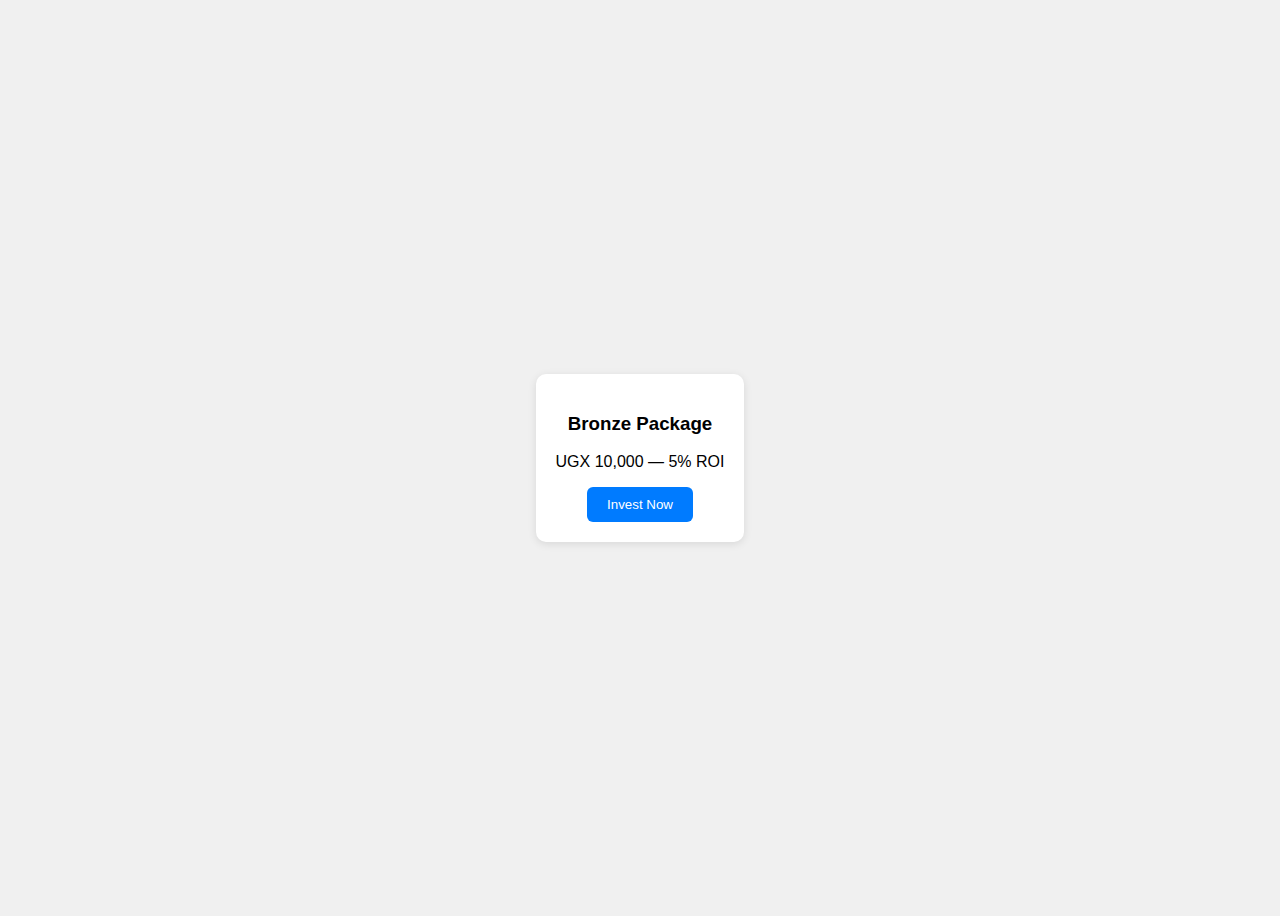
<file: test.modal.html>
<!DOCTYPE html>
<html lang="en">
<head>
<meta charset="UTF-8">
<meta name="viewport" content="width=device-width, initial-scale=1.0">
<title>Modal Test</title>
<style>
/* ------------------ BASIC PAGE ------------------- */
body {
  font-family: sans-serif;
  display: flex;
  justify-content: center;
  align-items: center;
  height: 100vh;
  background: #f0f0f0;
}

/* ------------------ PACKAGE CARD ------------------- */
.package-card {
  background: white;
  border-radius: 10px;
  padding: 20px;
  text-align: center;
  box-shadow: 0 2px 8px rgba(0,0,0,0.1);
  cursor: pointer;
}
.package-btn {
  background: #007bff;
  color: white;
  border: none;
  border-radius: 6px;
  padding: 10px 20px;
  cursor: pointer;
}

/* ------------------ MODAL STYLES ------------------- */
.modal {
  display: none;
  opacity: 0;
  pointer-events: none;
  position: fixed;
  inset: 0;
  background: rgba(0,0,0,0.6);
  align-items: center;
  justify-content: center;
  transition: opacity 0.3s ease;
}
.modal.show {
  display: flex;
  opacity: 1;
  pointer-events: auto;
}
.modal-content {
  background: white;
  padding: 20px;
  border-radius: 8px;
  text-align: center;
  min-width: 300px;
}
.close-modal {
  background: crimson;
  color: white;
  border: none;
  border-radius: 4px;
  padding: 8px 12px;
  cursor: pointer;
}
</style>
</head>
<body>

<!-- ========== PACKAGE CARD ========== -->
<div class="package-card" data-modal="modal-1" data-amount="10000" data-package="bronze">
  <h3>Bronze Package</h3>
  <p>UGX 10,000 — 5% ROI</p>
  <button class="package-btn">Invest Now</button>
</div>

<!-- ========== MODAL ========== -->
<div id="modal-1" class="modal" data-amount="10000" data-package="bronze">
  <div class="modal-content">
    <h3>Invest in Bronze Package</h3>
    <input type="text" class="phone-input" placeholder="Enter your phone number"><br><br>
    <button class="pay-btn-modal">Pay Now</button><br><br>
    <button class="close-modal">Close</button>
  </div>
</div>

<script>
// ======================================================
// DOM Cache
// ======================================================
const DOM = {
  elements: {
    packageCards: document.querySelectorAll('.package-card'),
    modals: document.querySelectorAll('.modal'),
    closeModalBtns: document.querySelectorAll('.close-modal'),
    payButtons: document.querySelectorAll('.pay-btn-modal'),
    phoneInputs: document.querySelectorAll('.phone-input'),
  }
};

// ======================================================
// Modal Manager
// ======================================================
const ModalManager = {
  currentModal: null,

  init() {
    const { packageCards, modals, closeModalBtns } = DOM.elements;

    // Click on "Invest Now" button opens modal
    packageCards.forEach(card => {
      const openBtn = card.querySelector('.package-btn');
      if (openBtn) {
        openBtn.addEventListener('click', e => {
          e.stopPropagation();
          const modalId = card.dataset.modal;
          this.openModal(modalId);
        });
      }
    });

    // Close buttons
    closeModalBtns.forEach(btn => {
      btn.addEventListener('click', () => this.closeCurrentModal());
    });

    // Click outside modal content closes modal
    modals.forEach(modal => {
      modal.addEventListener('click', e => {
        if (e.target === modal) this.closeCurrentModal();
      });
    });
  },

  openModal(modalId) {
    const modal = document.getElementById(modalId);
    if (!modal) {
      console.warn(`Modal with ID "${modalId}" not found`);
      return;
    }
    modal.classList.add('show');
    this.currentModal = modal;
  },

  closeCurrentModal() {
    if (this.currentModal) {
      this.currentModal.classList.remove('show');
      this.currentModal = null;
    }
  }
};

// ======================================================
// Initialize when ready
// ======================================================
document.addEventListener('DOMContentLoaded', () => {
  ModalManager.init();
});
</script>

</body>
</html>
</file>
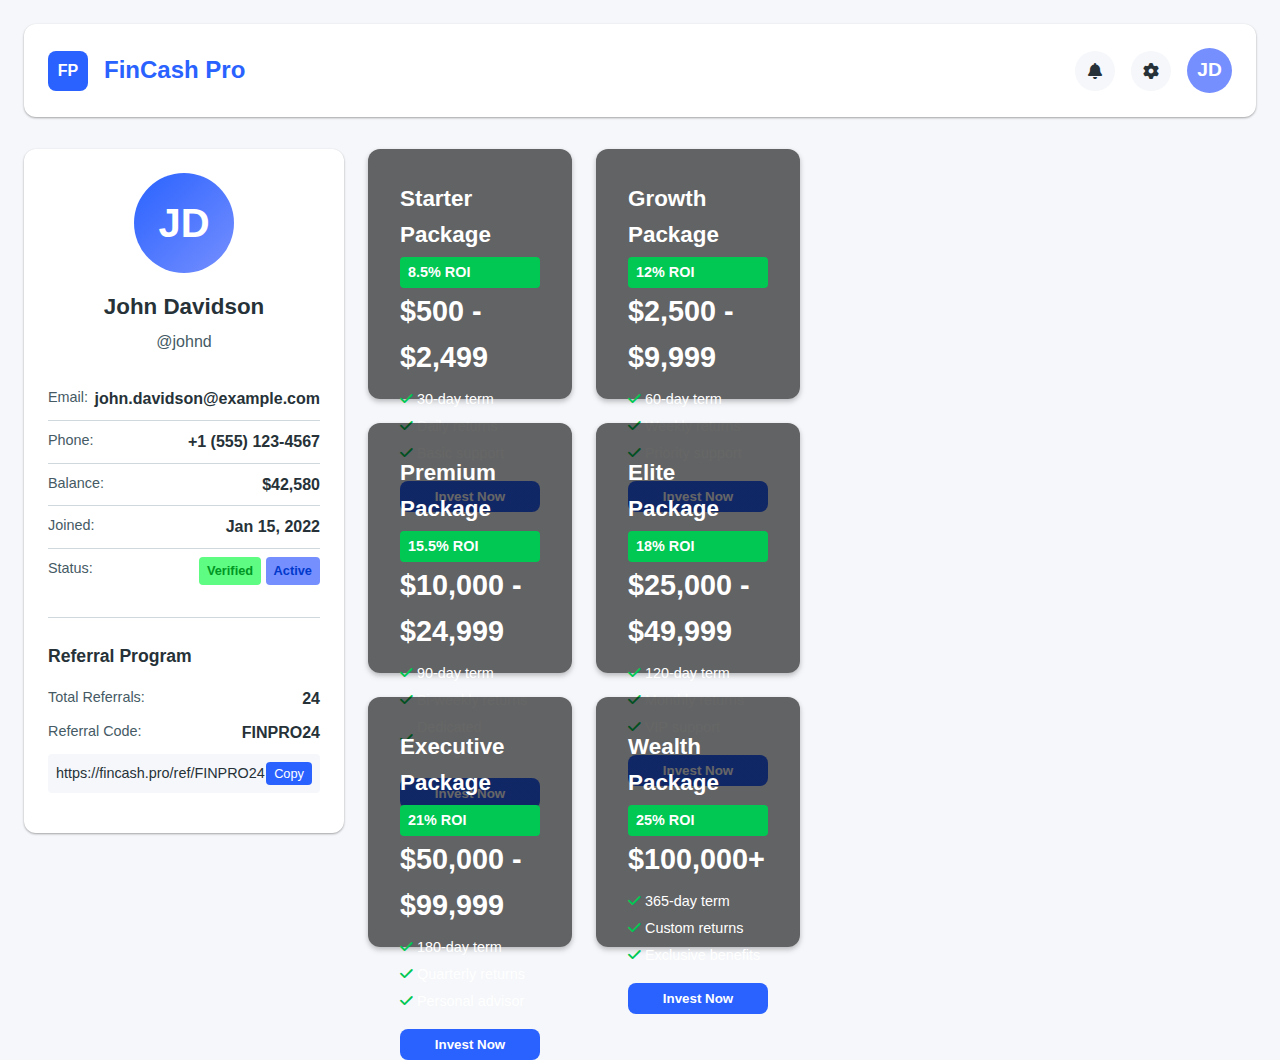
<file: try.html>
<!DOCTYPE html>
<html lang="en">
<head>
    <meta charset="UTF-8">
    <meta name="viewport" content="width=device-width, initial-scale=1.0">
    <title>FinCash Pro - User Profile Dashboard</title>
    <link rel="stylesheet" href="https://cdnjs.cloudflare.com/ajax/libs/font-awesome/6.4.0/css/all.min.css">
    <style>
        :root {
            /* Color Palette */
            --primary: #2962ff;
            --primary-dark: #0039cb;
            --primary-light: #768fff;
            --secondary: #00c853;
            --secondary-dark: #009624;
            --secondary-light: #5efc82;
            --accent: #ff6d00;
            --accent-light: #ff9e40;
            --neutral-dark: #263238;
            --neutral: #455a64;
            --neutral-light: #cfd8dc;
            --neutral-bg: #f5f7fa;
            --white: #ffffff;
            
            /* Typography */
            --font-primary: 'Segoe UI', Tahoma, Geneva, Verdana, sans-serif;
            --font-heading: 'Segoe UI', Tahoma, Geneva, Verdana, sans-serif;
            
            /* Spacing */
            --space-xs: 0.25rem;
            --space-sm: 0.5rem;
            --space-md: 1rem;
            --space-lg: 1.5rem;
            --space-xl: 2rem;
            --space-xxl: 3rem;
            
            /* Border Radius */
            --radius-sm: 4px;
            --radius-md: 8px;
            --radius-lg: 12px;
            --radius-xl: 16px;
            
            /* Shadows */
            --shadow-sm: 0 1px 3px rgba(0,0,0,0.12), 0 1px 2px rgba(0,0,0,0.24);
            --shadow-md: 0 3px 6px rgba(0,0,0,0.15), 0 2px 4px rgba(0,0,0,0.12);
            --shadow-lg: 0 10px 20px rgba(0,0,0,0.1), 0 6px 6px rgba(0,0,0,0.1);
            
            /* Transitions */
            --transition-fast: 0.2s ease;
            --transition-normal: 0.3s ease;
        }

        * {
            margin: 0;
            padding: 0;
            box-sizing: border-box;
        }

        body {
            font-family: var(--font-primary);
            background-color: var(--neutral-bg);
            color: var(--neutral-dark);
            line-height: 1.6;
        }

        .dashboard-container {
            max-width: 1400px;
            margin: 0 auto;
            padding: var(--space-lg);
        }

        /* Header Styles */
        .dashboard-header {
            display: flex;
            justify-content: space-between;
            align-items: center;
            margin-bottom: var(--space-xl);
            padding: var(--space-lg);
            background: var(--white);
            border-radius: var(--radius-lg);
            box-shadow: var(--shadow-sm);
        }

        .logo {
            display: flex;
            align-items: center;
            gap: var(--space-md);
        }

        .logo-icon {
            background: var(--primary);
            color: var(--white);
            width: 40px;
            height: 40px;
            border-radius: var(--radius-md);
            display: flex;
            align-items: center;
            justify-content: center;
            font-weight: bold;
        }

        .logo-text {
            font-size: 1.5rem;
            font-weight: 700;
            color: var(--primary);
        }

        .user-controls {
            display: flex;
            align-items: center;
            gap: var(--space-md);
        }

        .notification-icon, .settings-icon {
            background: var(--neutral-bg);
            width: 40px;
            height: 40px;
            border-radius: 50%;
            display: flex;
            align-items: center;
            justify-content: center;
            cursor: pointer;
            transition: var(--transition-fast);
        }

        .notification-icon:hover, .settings-icon:hover {
            background: var(--neutral-light);
        }

        .user-avatar {
            width: 45px;
            height: 45px;
            border-radius: 50%;
            overflow: hidden;
            background: var(--primary-light);
            display: flex;
            align-items: center;
            justify-content: center;
            color: var(--white);
            font-weight: bold;
            font-size: 1.2rem;
        }

        /* Main Layout */
        .dashboard-main {
            display: grid;
            grid-template-columns: 320px 1fr 1fr;
            gap: var(--space-lg);
        }

        /* Column 1: User Profile */
        .profile-column {
            background: var(--white);
            border-radius: var(--radius-lg);
            padding: var(--space-lg);
            box-shadow: var(--shadow-sm);
            height: fit-content;
        }

        .profile-header {
            text-align: center;
            margin-bottom: var(--space-lg);
        }

        .profile-avatar {
            width: 100px;
            height: 100px;
            border-radius: 50%;
            margin: 0 auto var(--space-md);
            background: linear-gradient(135deg, var(--primary), var(--primary-light));
            display: flex;
            align-items: center;
            justify-content: center;
            color: var(--white);
            font-size: 2.5rem;
            font-weight: bold;
        }

        .profile-name {
            font-size: 1.4rem;
            font-weight: 600;
            margin-bottom: var(--space-xs);
        }

        .profile-username {
            color: var(--neutral);
            font-size: 1rem;
            margin-bottom: var(--space-md);
        }

        .profile-details {
            margin-bottom: var(--space-lg);
        }

        .detail-item {
            display: flex;
            justify-content: space-between;
            padding: var(--space-sm) 0;
            border-bottom: 1px solid var(--neutral-light);
        }

        .detail-item:last-child {
            border-bottom: none;
        }

        .detail-label {
            color: var(--neutral);
            font-size: 0.9rem;
        }

        .detail-value {
            font-weight: 600;
            text-align: right;
        }

        .status-badge {
            display: inline-block;
            padding: var(--space-xs) var(--space-sm);
            border-radius: var(--radius-sm);
            font-size: 0.8rem;
            font-weight: 600;
        }

        .status-verified {
            background: var(--secondary-light);
            color: var(--secondary-dark);
        }

        .status-active {
            background: var(--primary-light);
            color: var(--primary-dark);
        }

        .referral-section {
            margin-top: var(--space-lg);
            padding-top: var(--space-lg);
            border-top: 1px solid var(--neutral-light);
        }

        .referral-title {
            font-size: 1.1rem;
            font-weight: 600;
            margin-bottom: var(--space-md);
        }

        .referral-item {
            display: flex;
            justify-content: space-between;
            margin-bottom: var(--space-sm);
        }

        .referral-link {
            background: var(--neutral-bg);
            padding: var(--space-sm);
            border-radius: var(--radius-sm);
            font-size: 0.9rem;
            display: flex;
            justify-content: space-between;
            align-items: center;
            margin-bottom: var(--space-md);
        }

        .copy-btn {
            background: var(--primary);
            color: var(--white);
            border: none;
            padding: var(--space-xs) var(--space-sm);
            border-radius: var(--radius-sm);
            cursor: pointer;
            font-size: 0.8rem;
            transition: var(--transition-fast);
        }

        .copy-btn:hover {
            background: var(--primary-dark);
        }

        /* Columns 2 & 3: Investment Packages */
        .packages-column {
            display: grid;
            grid-template-columns: 1fr 1fr;
            gap: var(--space-lg);
        }

        .package-card {
            background: linear-gradient(rgba(0, 0, 0, 0.6), rgba(0, 0, 0, 0.6)), 
                        url('https://images.unsplash.com/photo-1611974789855-9c2a0a7236a3?ixlib=rb-4.0.3&auto=format&fit=crop&w=500&q=80');
            background-size: cover;
            background-position: center;
            border-radius: var(--radius-lg);
            padding: var(--space-xl);
            color: var(--white);
            display: flex;
            flex-direction: column;
            justify-content: space-between;
            height: 250px;
            cursor: pointer;
            transition: var(--transition-normal);
            box-shadow: var(--shadow-md);
        }

        .package-card:hover {
            transform: translateY(-5px);
            box-shadow: var(--shadow-lg);
        }

        .package-card:nth-child(2) {
            background: linear-gradient(rgba(0, 0, 0, 0.6), rgba(0, 0, 0, 0.6)), 
                        url('https://images.unsplash.com/photo-1640340434855-6084b1f4901c?ixlib=rb-4.0.3&auto=format&fit=crop&w=500&q=80');
        }

        .package-card:nth-child(3) {
            background: linear-gradient(rgba(0, 0, 0, 0.6), rgba(0, 0, 0, 0.6)), 
                        url('https://images.unsplash.com/photo-1642790595397-7043e3b05663?ixlib=rb-4.0.3&auto=format&fit=crop&w=500&q=80');
        }

        .package-card:nth-child(4) {
            background: linear-gradient(rgba(0, 0, 0, 0.6), rgba(0, 0, 0, 0.6)), 
                        url('https://images.unsplash.com/photo-1640622308238-70e5b54547c9?ixlib=rb-4.0.3&auto=format&fit=crop&w=500&q=80');
        }

        .package-card:nth-child(5) {
            background: linear-gradient(rgba(0, 0, 0, 0.6), rgba(0, 0, 0, 0.6)), 
                        url('https://images.unsplash.com/photo-1640340434855-6084b1f4901c?ixlib=rb-4.0.3&auto=format&fit=crop&w=500&q=80');
        }

        .package-card:nth-child(6) {
            background: linear-gradient(rgba(0, 0, 0, 0.6), rgba(0, 0, 0, 0.6)), 
                        url('https://images.unsplash.com/photo-1642790595397-7043e3b05663?ixlib=rb-4.0.3&auto=format&fit=crop&w=500&q=80');
        }

        .package-header {
            display: flex;
            justify-content: space-between;
            align-items: flex-start;
        }

        .package-name {
            font-size: 1.4rem;
            font-weight: 700;
            margin-bottom: var(--space-xs);
        }

        .package-rate {
            background: var(--secondary);
            padding: var(--space-xs) var(--space-sm);
            border-radius: var(--radius-sm);
            font-weight: 700;
            font-size: 0.9rem;
        }

        .package-price {
            font-size: 1.8rem;
            font-weight: 700;
            margin-bottom: var(--space-sm);
        }

        .package-features {
            list-style: none;
            margin-bottom: var(--space-md);
        }

        .package-features li {
            margin-bottom: var(--space-xs);
            font-size: 0.9rem;
            display: flex;
            align-items: center;
            gap: var(--space-xs);
        }

        .package-features li i {
            color: var(--secondary);
        }

        .package-btn {
            background: var(--primary);
            color: var(--white);
            border: none;
            padding: var(--space-sm) var(--space-md);
            border-radius: var(--radius-md);
            font-weight: 600;
            cursor: pointer;
            transition: var(--transition-fast);
            width: 100%;
        }

        .package-btn:hover {
            background: var(--primary-dark);
        }

        /* Modal Styles */
        .modal {
            display: none;
            position: fixed;
            top: 0;
            left: 0;
            width: 100%;
            height: 100%;
            background: rgba(0, 0, 0, 0.7);
            z-index: 1000;
            align-items: center;
            justify-content: center;
            padding: var(--space-lg);
        }

        .modal-content {
            background: var(--white);
            border-radius: var(--radius-lg);
            width: 100%;
            max-width: 600px;
            max-height: 90vh;
            overflow-y: auto;
            padding: var(--space-xl);
            position: relative;
            box-shadow: var(--shadow-lg);
        }

        .close-modal {
            position: absolute;
            top: var(--space-lg);
            right: var(--space-lg);
            background: none;
            border: none;
            font-size: 1.5rem;
            cursor: pointer;
            color: var(--neutral);
        }

        .modal-header {
            margin-bottom: var(--space-lg);
        }

        .modal-title {
            font-size: 1.5rem;
            font-weight: 700;
            margin-bottom: var(--space-sm);
        }

        .modal-description {
            color: var(--neutral);
            margin-bottom: var(--space-lg);
        }

        .modal-details {
            display: grid;
            grid-template-columns: 1fr 1fr;
            gap: var(--space-md);
            margin-bottom: var(--space-lg);
        }

        .modal-detail {
            background: var(--neutral-bg);
            padding: var(--space-md);
            border-radius: var(--radius-md);
        }

        .modal-detail-label {
            font-size: 0.9rem;
            color: var(--neutral);
            margin-bottom: var(--space-xs);
        }

        .modal-detail-value {
            font-weight: 700;
            font-size: 1.1rem;
        }

        .benefits-list {
            margin-bottom: var(--space-lg);
        }

        .benefits-list li {
            margin-bottom: var(--space-sm);
            display: flex;
            align-items: flex-start;
            gap: var(--space-sm);
        }

        .benefits-list li i {
            color: var(--secondary);
            margin-top: var(--space-xs);
        }

        .investment-form {
            display: flex;
            flex-direction: column;
            gap: var(--space-md);
        }

        .form-group {
            display: flex;
            flex-direction: column;
            gap: var(--space-xs);
        }

        .form-label {
            font-weight: 600;
            font-size: 0.9rem;
        }

        .form-input {
            padding: var(--space-md);
            border: 1px solid var(--neutral-light);
            border-radius: var(--radius-md);
            font-family: var(--font-primary);
            font-size: 1rem;
        }

        .form-input:focus {
            outline: none;
            border-color: var(--primary);
        }

        .form-actions {
            display: flex;
            gap: var(--space-md);
            margin-top: var(--space-lg);
        }

        .btn {
            padding: var(--space-md) var(--space-lg);
            border-radius: var(--radius-md);
            border: none;
            font-weight: 600;
            cursor: pointer;
            transition: var(--transition-fast);
            flex: 1;
        }

        .btn-primary {
            background: var(--primary);
            color: var(--white);
        }

        .btn-primary:hover {
            background: var(--primary-dark);
        }

        .btn-secondary {
            background: var(--neutral-bg);
            color: var(--neutral-dark);
        }

        .btn-secondary:hover {
            background: var(--neutral-light);
        }

        /* Responsive Design */
        @media (max-width: 1200px) {
            .dashboard-main {
                grid-template-columns: 300px 1fr 1fr;
            }
        }

        @media (max-width: 992px) {
            .dashboard-main {
                grid-template-columns: 1fr;
            }
            
            .packages-column {
                grid-template-columns: 1fr 1fr;
            }
        }

        @media (max-width: 768px) {
            .packages-column {
                grid-template-columns: 1fr;
            }
            
            .modal-details {
                grid-template-columns: 1fr;
            }
            
            .form-actions {
                flex-direction: column;
            }
        }

        @media (max-width: 576px) {
            .dashboard-header {
                flex-direction: column;
                gap: var(--space-md);
                text-align: center;
            }
            
            .modal-content {
                padding: var(--space-lg);
            }
        }
    </style>
</head>
<body>
    <div class="dashboard-container">
        <!-- Header -->
        <header class="dashboard-header">
            <div class="logo">
                <div class="logo-icon">FP</div>
                <div class="logo-text">FinCash Pro</div>
            </div>
            <div class="user-controls">
                <div class="notification-icon">
                    <i class="fas fa-bell"></i>
                </div>
                <div class="settings-icon">
                    <i class="fas fa-cog"></i>
                </div>
                <div class="user-avatar" id="header-avatar">JD</div>
            </div>
        </header>

        <!-- Main Content -->
        <main class="dashboard-main">
            <!-- Column 1: User Profile -->
            <section class="profile-column">
                <div class="profile-header">
                    <div class="profile-avatar" id="avatar">JD</div>
                    <h2 class="profile-name" id="name">John Davidson</h2>
                    <p class="profile-username" id="username">@johnd</p>
                </div>
                
                <div class="profile-details">
                    <div class="detail-item">
                        <span class="detail-label">Email:</span>
                        <span class="detail-value" id="email">john.davidson@example.com</span>
                    </div>
                    <div class="detail-item">
                        <span class="detail-label">Phone:</span>
                        <span class="detail-value" id="phone">+1 (555) 123-4567</span>
                    </div>
                    <div class="detail-item">
                        <span class="detail-label">Balance:</span>
                        <span class="detail-value" id="balance">$42,580.00</span>
                    </div>
                    <div class="detail-item">
                        <span class="detail-label">Joined:</span>
                        <span class="detail-value" id="joined">Jan 15, 2022</span>
                    </div>
                    <div class="detail-item">
                        <span class="detail-label">Status:</span>
                        <span class="detail-value">
                            <span class="status-badge status-verified" id="verified">Verified</span>
                            <span class="status-badge status-active" id="active">Active</span>
                        </span>
                    </div>
                </div>
                
                <div class="referral-section">
                    <h3 class="referral-title">Referral Program</h3>
                    <div class="referral-item">
                        <span class="detail-label">Total Referrals:</span>
                        <span class="detail-value" id="total-referrals">24</span>
                    </div>
                    <div class="referral-item">
                        <span class="detail-label">Referral Code:</span>
                        <span class="detail-value" id="referral-code">FINPRO24</span>
                    </div>
                    <div class="referral-link">
                        <span id="referral-link">https://fincash.pro/ref/FINPRO24</span>
                        <button class="copy-btn" id="copy-link">Copy</button>
                    </div>
                </div>
            </section>

            <!-- Columns 2 & 3: Investment Packages -->
            <section class="packages-column">
                <!-- Package 1 -->
                <div class="package-card" data-modal="modal-1">
                    <div class="package-header">
                        <div>
                            <h3 class="package-name">Starter Package</h3>
                            <div class="package-rate">8.5% ROI</div>
                        </div>
                    </div>
                    <div>
                        <div class="package-price">$500 - $2,499</div>
                        <ul class="package-features">
                            <li><i class="fas fa-check"></i> 30-day term</li>
                            <li><i class="fas fa-check"></i> Daily returns</li>
                            <li><i class="fas fa-check"></i> Basic support</li>
                        </ul>
                        <button class="package-btn">Invest Now</button>
                    </div>
                </div>

                <!-- Package 2 -->
                <div class="package-card" data-modal="modal-2">
                    <div class="package-header">
                        <div>
                            <h3 class="package-name">Growth Package</h3>
                            <div class="package-rate">12% ROI</div>
                        </div>
                    </div>
                    <div>
                        <div class="package-price">$2,500 - $9,999</div>
                        <ul class="package-features">
                            <li><i class="fas fa-check"></i> 60-day term</li>
                            <li><i class="fas fa-check"></i> Weekly returns</li>
                            <li><i class="fas fa-check"></i> Priority support</li>
                        </ul>
                        <button class="package-btn">Invest Now</button>
                    </div>
                </div>

                <!-- Package 3 -->
                <div class="package-card" data-modal="modal-3">
                    <div class="package-header">
                        <div>
                            <h3 class="package-name">Premium Package</h3>
                            <div class="package-rate">15.5% ROI</div>
                        </div>
                    </div>
                    <div>
                        <div class="package-price">$10,000 - $24,999</div>
                        <ul class="package-features">
                            <li><i class="fas fa-check"></i> 90-day term</li>
                            <li><i class="fas fa-check"></i> Bi-weekly returns</li>
                            <li><i class="fas fa-check"></i> Dedicated manager</li>
                        </ul>
                        <button class="package-btn">Invest Now</button>
                    </div>
                </div>

                <!-- Package 4 -->
                <div class="package-card" data-modal="modal-4">
                    <div class="package-header">
                        <div>
                            <h3 class="package-name">Elite Package</h3>
                            <div class="package-rate">18% ROI</div>
                        </div>
                    </div>
                    <div>
                        <div class="package-price">$25,000 - $49,999</div>
                        <ul class="package-features">
                            <li><i class="fas fa-check"></i> 120-day term</li>
                            <li><i class="fas fa-check"></i> Monthly returns</li>
                            <li><i class="fas fa-check"></i> VIP support</li>
                        </ul>
                        <button class="package-btn">Invest Now</button>
                    </div>
                </div>

                <!-- Package 5 -->
                <div class="package-card" data-modal="modal-5">
                    <div class="package-header">
                        <div>
                            <h3 class="package-name">Executive Package</h3>
                            <div class="package-rate">21% ROI</div>
                        </div>
                    </div>
                    <div>
                        <div class="package-price">$50,000 - $99,999</div>
                        <ul class="package-features">
                            <li><i class="fas fa-check"></i> 180-day term</li>
                            <li><i class="fas fa-check"></i> Quarterly returns</li>
                            <li><i class="fas fa-check"></i> Personal advisor</li>
                        </ul>
                        <button class="package-btn">Invest Now</button>
                    </div>
                </div>

                <!-- Package 6 -->
                <div class="package-card" data-modal="modal-6">
                    <div class="package-header">
                        <div>
                            <h3 class="package-name">Wealth Package</h3>
                            <div class="package-rate">25% ROI</div>
                        </div>
                    </div>
                    <div>
                        <div class="package-price">$100,000+</div>
                        <ul class="package-features">
                            <li><i class="fas fa-check"></i> 365-day term</li>
                            <li><i class="fas fa-check"></i> Custom returns</li>
                            <li><i class="fas fa-check"></i> Exclusive benefits</li>
                        </ul>
                        <button class="package-btn">Invest Now</button>
                    </div>
                </div>
            </section>
        </main>
    </div>

    <!-- Package Modals -->
    <!-- Modal 1 -->
    <div class="modal" id="modal-1">
        <div class="modal-content">
            <button class="close-modal">&times;</button>
            <div class="modal-header">
                <h2 class="modal-title">Starter Package</h2>
                <p class="modal-description">Perfect for beginners looking to start their investment journey with minimal risk and steady returns.</p>
            </div>
            
            <div class="modal-details">
                <div class="modal-detail">
                    <div class="modal-detail-label">ROI Rate</div>
                    <div class="modal-detail-value">8.5%</div>
                </div>
                <div class="modal-detail">
                    <div class="modal-detail-label">Package Price</div>
                    <div class="modal-detail-value">$500 - $2,499</div>
                </div>
                <div class="modal-detail">
                    <div class="modal-detail-label">Term</div>
                    <div class="modal-detail-value">30 days</div>
                </div>
                <div class="modal-detail">
                    <div class="modal-detail-label">Estimated Returns</div>
                    <div class="modal-detail-value">$542.50 on $500</div>
                </div>
            </div>
            
            <div class="benefits-list">
                <h3>Benefits</h3>
                <ul>
                    <li><i class="fas fa-check"></i> Daily returns deposited to your account</li>
                    <li><i class="fas fa-check"></i> Basic customer support</li>
                    <li><i class="fas fa-check"></i> Access to investment tutorials</li>
                    <li><i class="fas fa-check"></i> Low minimum investment</li>
                </ul>
            </div>
            
            <form class="investment-form">
                <div class="form-group">
                    <label class="form-label" for="amount-1">Investment Amount ($)</label>
                    <input type="number" class="form-input" id="amount-1" placeholder="Enter amount between 500 and 2499" min="500" max="2499">
                </div>
                
                <div class="form-group">
                    <label class="form-label" for="phone-1">Phone Number</label>
                    <input type="tel" class="form-input" id="phone-1" placeholder="Enter your phone number">
                </div>
                
                <div class="form-group">
                    <label class="form-label" for="notes-1">Additional Notes (Optional)</label>
                    <textarea class="form-input" id="notes-1" placeholder="Any special instructions or questions"></textarea>
                </div>
                
                <div class="form-actions">
                    <button type="button" class="btn btn-secondary close-form">Close</button>
                    <button type="button" class="btn btn-primary" id="pay-1">Invest Now</button>
                </div>
            </form>
        </div>
    </div>

    <!-- Additional modals would follow the same pattern -->
    <!-- For brevity, I'm including just one modal but all 6 would be similar -->

    <script>
        // DOM Elements
        const profileData = {
            username: "johnd",
            name: "John Davidson",
            email: "john.davidson@example.com",
            phone: "+1 (555) 123-4567",
            balance: 42580.00,
            referralCode: "FINPRO24",
            referralLink: "https://fincash.pro/ref/FINPRO24",
            joined: "Jan 15, 2022",
            verified: true,
            active: true,
            totalReferrals: 24,
            avatarInitials: "JD"
        };

        // Populate profile data
        document.addEventListener('DOMContentLoaded', function() {
            // Profile data
            document.getElementById('username').textContent = `@${profileData.username}`;
            document.getElementById('name').textContent = profileData.name;
            document.getElementById('email').textContent = profileData.email;
            document.getElementById('phone').textContent = profileData.phone;
            document.getElementById('balance').textContent = `$${profileData.balance.toLocaleString()}`;
            document.getElementById('referral-code').textContent = profileData.referralCode;
            document.getElementById('referral-link').textContent = profileData.referralLink;
            document.getElementById('joined').textContent = profileData.joined;
            document.getElementById('total-referrals').textContent = profileData.totalReferrals;
            document.getElementById('avatar').textContent = profileData.avatarInitials;
            document.getElementById('header-avatar').textContent = profileData.avatarInitials;
            
            // Status badges
            if (!profileData.verified) {
                document.getElementById('verified').textContent = "Not Verified";
                document.getElementById('verified').classList.remove('status-verified');
                document.getElementById('verified').classList.add('status-inactive');
            }
            
            if (!profileData.active) {
                document.getElementById('active').textContent = "Inactive";
                document.getElementById('active').classList.remove('status-active');
                document.getElementById('active').classList.add('status-inactive');
            }

            // Copy referral link functionality
            document.getElementById('copy-link').addEventListener('click', function() {
                const referralLink = document.getElementById('referral-link').textContent;
                navigator.clipboard.writeText(referralLink).then(() => {
                    const originalText = this.textContent;
                    this.textContent = 'Copied!';
                    setTimeout(() => {
                        this.textContent = originalText;
                    }, 2000);
                });
            });

            // Modal functionality
            const packageCards = document.querySelectorAll('.package-card');
            const modals = document.querySelectorAll('.modal');
            const closeButtons = document.querySelectorAll('.close-modal, .close-form');

            packageCards.forEach(card => {
                card.addEventListener('click', function() {
                    const modalId = this.getAttribute('data-modal');
                    document.getElementById(modalId).style.display = 'flex';
                });
            });

            closeButtons.forEach(button => {
                button.addEventListener('click', function() {
                    this.closest('.modal').style.display = 'none';
                });
            });

            // Close modal when clicking outside content
            modals.forEach(modal => {
                modal.addEventListener('click', function(e) {
                    if (e.target === this) {
                        this.style.display = 'none';
                    }
                });
            });

            // Invest Now buttons
            const investButtons = document.querySelectorAll('[id^="pay-"]');
            investButtons.forEach(button => {
                button.addEventListener('click', function() {
                    const modalId = this.closest('.modal').id;
                    const amountInput = document.querySelector(`#${modalId} input[type="number"]`);
                    const phoneInput = document.querySelector(`#${modalId} input[type="tel"]`);
                    
                    if (!amountInput.value || !phoneInput.value) {
                        alert('Please fill in all required fields');
                        return;
                    }
                    
                    const amount = parseFloat(amountInput.value);
                    const min = parseFloat(amountInput.min);
                    const max = parseFloat(amountInput.max);
                    
                    if (amount < min || amount > max) {
                        alert(`Please enter an amount between $${min} and $${max}`);
                        return;
                    }
                    
                    // In a real app, this would process the payment
                    alert(`Investment of $${amount} submitted successfully!`);
                    this.closest('.modal').style.display = 'none';
                    
                    // Reset form
                    amountInput.value = '';
                    phoneInput.value = '';
                    if (document.querySelector(`#${modalId} textarea`)) {
                        document.querySelector(`#${modalId} textarea`).value = '';
                    }
                });
            });
        });
    </script>
</body>
</html>
</file>
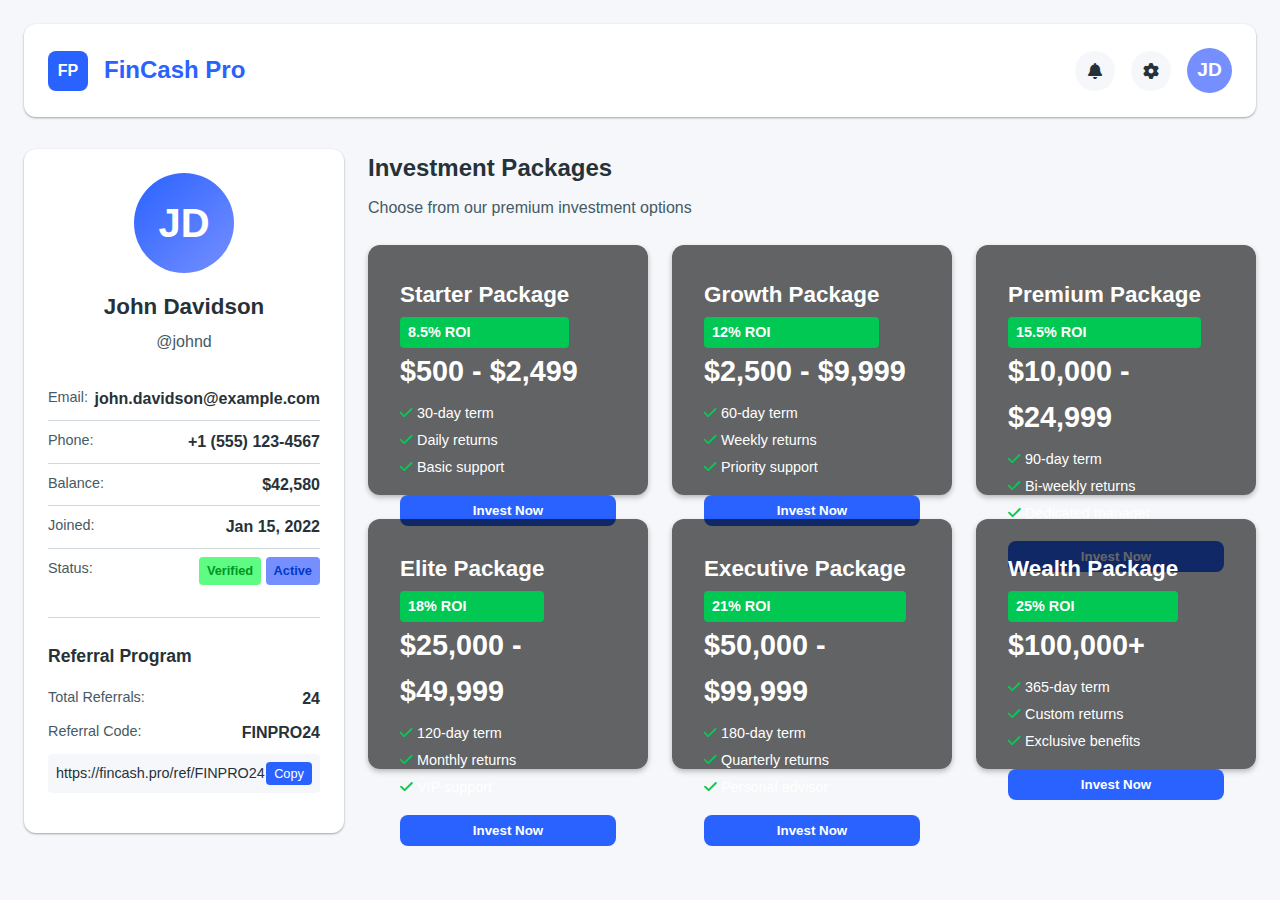
<file: try2.html>
<!DOCTYPE html>
<html lang="en">
<head>


    <!-- PS C:\Users\user\Desktop\fin_final> python -c "import secrets; print('SECRET_KEY=' + secrets.token_hex(32))"
SECRET_KEY=549fcf45808a9c3d2478e35543b24e75f402541c022ae1a8841303fb08e8903e
PS C:\Users\user\Desktop\fin_final> python -c "import secrets; print('WEBHOOK_SECRET=' + secrets.token_hex(32))"
WEBHOOK_SECRET=8de203afab0afa027eb3339ec3a2b87d555c5d98215a6bffbd58100cb9b9fd0a -->
    <meta charset="UTF-8">
    <meta name="viewport" content="width=device-width, initial-scale=1.0">
    <title>FinCash Pro - User Profile Dashboard</title>
    <link rel="stylesheet" href="https://cdnjs.cloudflare.com/ajax/libs/font-awesome/6.4.0/css/all.min.css">
    <style>
        :root {
            /* Color Palette */
            --primary: #2962ff;
            --primary-dark: #0039cb;
            --primary-light: #768fff;
            --secondary: #00c853;
            --secondary-dark: #009624;
            --secondary-light: #5efc82;
            --accent: #ff6d00;
            --accent-light: #ff9e40;
            --neutral-dark: #263238;
            --neutral: #455a64;
            --neutral-light: #cfd8dc;
            --neutral-bg: #f5f7fa;
            --white: #ffffff;
            
            /* Typography */
            --font-primary: 'Segoe UI', Tahoma, Geneva, Verdana, sans-serif;
            --font-heading: 'Segoe UI', Tahoma, Geneva, Verdana, sans-serif;
            
            /* Spacing */
            --space-xs: 0.25rem;
            --space-sm: 0.5rem;
            --space-md: 1rem;
            --space-lg: 1.5rem;
            --space-xl: 2rem;
            --space-xxl: 3rem;
            
            /* Border Radius */
            --radius-sm: 4px;
            --radius-md: 8px;
            --radius-lg: 12px;
            --radius-xl: 16px;
            
            /* Shadows */
            --shadow-sm: 0 1px 3px rgba(0,0,0,0.12), 0 1px 2px rgba(0,0,0,0.24);
            --shadow-md: 0 3px 6px rgba(0,0,0,0.15), 0 2px 4px rgba(0,0,0,0.12);
            --shadow-lg: 0 10px 20px rgba(0,0,0,0.1), 0 6px 6px rgba(0,0,0,0.1);
            
            /* Transitions */
            --transition-fast: 0.2s ease;
            --transition-normal: 0.3s ease;
        }

        * {
            margin: 0;
            padding: 0;
            box-sizing: border-box;
        }

        body {
            font-family: var(--font-primary);
            background-color: var(--neutral-bg);
            color: var(--neutral-dark);
            line-height: 1.6;
        }

        .dashboard-container {
            max-width: 1400px;
            margin: 0 auto;
            padding: var(--space-lg);
        }

        /* Header Styles */
        .dashboard-header {
            display: flex;
            justify-content: space-between;
            align-items: center;
            margin-bottom: var(--space-xl);
            padding: var(--space-lg);
            background: var(--white);
            border-radius: var(--radius-lg);
            box-shadow: var(--shadow-sm);
        }

        .logo {
            display: flex;
            align-items: center;
            gap: var(--space-md);
        }

        .logo-icon {
            background: var(--primary);
            color: var(--white);
            width: 40px;
            height: 40px;
            border-radius: var(--radius-md);
            display: flex;
            align-items: center;
            justify-content: center;
            font-weight: bold;
        }

        .logo-text {
            font-size: 1.5rem;
            font-weight: 700;
            color: var(--primary);
        }

        .user-controls {
            display: flex;
            align-items: center;
            gap: var(--space-md);
        }

        .notification-icon, .settings-icon {
            background: var(--neutral-bg);
            width: 40px;
            height: 40px;
            border-radius: 50%;
            display: flex;
            align-items: center;
            justify-content: center;
            cursor: pointer;
            transition: var(--transition-fast);
        }

        .notification-icon:hover, .settings-icon:hover {
            background: var(--neutral-light);
        }

        .user-avatar {
            width: 45px;
            height: 45px;
            border-radius: 50%;
            overflow: hidden;
            background: var(--primary-light);
            display: flex;
            align-items: center;
            justify-content: center;
            color: var(--white);
            font-weight: bold;
            font-size: 1.2rem;
        }

        /* Main Layout */
        .dashboard-main {
            display: flex;
            gap: var(--space-lg);
        }

        /* Column 1: User Profile */
        .profile-column {
            background: var(--white);
            border-radius: var(--radius-lg);
            padding: var(--space-lg);
            box-shadow: var(--shadow-sm);
            height: fit-content;
            width: 320px;
            flex-shrink: 0;
        }

        .profile-header {
            text-align: center;
            margin-bottom: var(--space-lg);
        }

        .profile-avatar {
            width: 100px;
            height: 100px;
            border-radius: 50%;
            margin: 0 auto var(--space-md);
            background: linear-gradient(135deg, var(--primary), var(--primary-light));
            display: flex;
            align-items: center;
            justify-content: center;
            color: var(--white);
            font-size: 2.5rem;
            font-weight: bold;
        }

        .profile-name {
            font-size: 1.4rem;
            font-weight: 600;
            margin-bottom: var(--space-xs);
        }

        .profile-username {
            color: var(--neutral);
            font-size: 1rem;
            margin-bottom: var(--space-md);
        }

        .profile-details {
            margin-bottom: var(--space-lg);
        }

        .detail-item {
            display: flex;
            justify-content: space-between;
            padding: var(--space-sm) 0;
            border-bottom: 1px solid var(--neutral-light);
        }

        .detail-item:last-child {
            border-bottom: none;
        }

        .detail-label {
            color: var(--neutral);
            font-size: 0.9rem;
        }

        .detail-value {
            font-weight: 600;
            text-align: right;
        }

        .status-badge {
            display: inline-block;
            padding: var(--space-xs) var(--space-sm);
            border-radius: var(--radius-sm);
            font-size: 0.8rem;
            font-weight: 600;
        }

        .status-verified {
            background: var(--secondary-light);
            color: var(--secondary-dark);
        }

        .status-active {
            background: var(--primary-light);
            color: var(--primary-dark);
        }

        .referral-section {
            margin-top: var(--space-lg);
            padding-top: var(--space-lg);
            border-top: 1px solid var(--neutral-light);
        }

        .referral-title {
            font-size: 1.1rem;
            font-weight: 600;
            margin-bottom: var(--space-md);
        }

        .referral-item {
            display: flex;
            justify-content: space-between;
            margin-bottom: var(--space-sm);
        }

        .referral-link {
            background: var(--neutral-bg);
            padding: var(--space-sm);
            border-radius: var(--radius-sm);
            font-size: 0.9rem;
            display: flex;
            justify-content: space-between;
            align-items: center;
            margin-bottom: var(--space-md);
        }

        .copy-btn {
            background: var(--primary);
            color: var(--white);
            border: none;
            padding: var(--space-xs) var(--space-sm);
            border-radius: var(--radius-sm);
            cursor: pointer;
            font-size: 0.8rem;
            transition: var(--transition-fast);
        }

        .copy-btn:hover {
            background: var(--primary-dark);
        }

        /* Columns 2 & 3: Investment Packages */
        .packages-container {
            flex: 1;
            display: flex;
            flex-direction: column;
        }

        .packages-header {
            margin-bottom: var(--space-lg);
        }

        .packages-title {
            font-size: 1.5rem;
            font-weight: 700;
            margin-bottom: var(--space-sm);
        }

        .packages-subtitle {
            color: var(--neutral);
        }

        .packages-grid {
            display: flex;
            flex-wrap: wrap;
            gap: var(--space-lg);
        }

        .package-card {
            background: linear-gradient(rgba(0, 0, 0, 0.6), rgba(0, 0, 0, 0.6)), 
                        url('https://images.unsplash.com/photo-1611974789855-9c2a0a7236a3?ixlib=rb-4.0.3&auto=format&fit=crop&w=500&q=80');
            background-size: cover;
            background-position: center;
            border-radius: var(--radius-lg);
            padding: var(--space-xl);
            color: var(--white);
            display: flex;
            flex-direction: column;
            justify-content: space-between;
            height: 250px;
            cursor: pointer;
            transition: var(--transition-normal);
            box-shadow: var(--shadow-md);
            flex: 1 1 calc(33.333% - var(--space-lg));
            min-width: 280px;
        }

        .package-card:hover {
            transform: translateY(-5px);
            box-shadow: var(--shadow-lg);
        }

        .package-card:nth-child(2) {
            background: linear-gradient(rgba(0, 0, 0, 0.6), rgba(0, 0, 0, 0.6)), 
                        url('https://images.unsplash.com/photo-1640340434855-6084b1f4901c?ixlib=rb-4.0.3&auto=format&fit=crop&w=500&q=80');
        }

        .package-card:nth-child(3) {
            background: linear-gradient(rgba(0, 0, 0, 0.6), rgba(0, 0, 0, 0.6)), 
                        url('https://images.unsplash.com/photo-1642790595397-7043e3b05663?ixlib=rb-4.0.3&auto=format&fit=crop&w=500&q=80');
        }

        .package-card:nth-child(4) {
            background: linear-gradient(rgba(0, 0, 0, 0.6), rgba(0, 0, 0, 0.6)), 
                        url('https://images.unsplash.com/photo-1640622308238-70e5b54547c9?ixlib=rb-4.0.3&auto=format&fit=crop&w=500&q=80');
        }

        .package-card:nth-child(5) {
            background: linear-gradient(rgba(0, 0, 0, 0.6), rgba(0, 0, 0, 0.6)), 
                        url('https://images.unsplash.com/photo-1640340434855-6084b1f4901c?ixlib=rb-4.0.3&auto=format&fit=crop&w=500&q=80');
        }

        .package-card:nth-child(6) {
            background: linear-gradient(rgba(0, 0, 0, 0.6), rgba(0, 0, 0, 0.6)), 
                        url('https://images.unsplash.com/photo-1642790595397-7043e3b05663?ixlib=rb-4.0.3&auto=format&fit=crop&w=500&q=80');
        }

        .package-header {
            display: flex;
            justify-content: space-between;
            align-items: flex-start;
        }

        .package-name {
            font-size: 1.4rem;
            font-weight: 700;
            margin-bottom: var(--space-xs);
        }

        .package-rate {
            background: var(--secondary);
            padding: var(--space-xs) var(--space-sm);
            border-radius: var(--radius-sm);
            font-weight: 700;
            font-size: 0.9rem;
        }

        .package-price {
            font-size: 1.8rem;
            font-weight: 700;
            margin-bottom: var(--space-sm);
        }

        .package-features {
            list-style: none;
            margin-bottom: var(--space-md);
        }

        .package-features li {
            margin-bottom: var(--space-xs);
            font-size: 0.9rem;
            display: flex;
            align-items: center;
            gap: var(--space-xs);
        }

        .package-features li i {
            color: var(--secondary);
        }

        .package-btn {
            background: var(--primary);
            color: var(--white);
            border: none;
            padding: var(--space-sm) var(--space-md);
            border-radius: var(--radius-md);
            font-weight: 600;
            cursor: pointer;
            transition: var(--transition-fast);
            width: 100%;
        }

        .package-btn:hover {
            background: var(--primary-dark);
        }

        /* Modal Styles */
        .modal {
            display: none;
            position: fixed;
            top: 0;
            left: 0;
            width: 100%;
            height: 100%;
            background: rgba(0, 0, 0, 0.7);
            z-index: 1000;
            align-items: center;
            justify-content: center;
            padding: var(--space-lg);
        }

        .modal-content {
            background: var(--white);
            border-radius: var(--radius-lg);
            width: 100%;
            max-width: 600px;
            max-height: 90vh;
            overflow-y: auto;
            padding: var(--space-xl);
            position: relative;
            box-shadow: var(--shadow-lg);
        }

        .close-modal {
            position: absolute;
            top: var(--space-lg);
            right: var(--space-lg);
            background: none;
            border: none;
            font-size: 1.5rem;
            cursor: pointer;
            color: var(--neutral);
        }

        .modal-header {
            margin-bottom: var(--space-lg);
        }

        .modal-title {
            font-size: 1.5rem;
            font-weight: 700;
            margin-bottom: var(--space-sm);
        }

        .modal-description {
            color: var(--neutral);
            margin-bottom: var(--space-lg);
        }

        .modal-details {
            display: grid;
            grid-template-columns: 1fr 1fr;
            gap: var(--space-md);
            margin-bottom: var(--space-lg);
        }

        .modal-detail {
            background: var(--neutral-bg);
            padding: var(--space-md);
            border-radius: var(--radius-md);
        }

        .modal-detail-label {
            font-size: 0.9rem;
            color: var(--neutral);
            margin-bottom: var(--space-xs);
        }

        .modal-detail-value {
            font-weight: 700;
            font-size: 1.1rem;
        }

        .benefits-list {
            margin-bottom: var(--space-lg);
        }

        .benefits-list li {
            margin-bottom: var(--space-sm);
            display: flex;
            align-items: flex-start;
            gap: var(--space-sm);
        }

        .benefits-list li i {
            color: var(--secondary);
            margin-top: var(--space-xs);
        }

        .investment-form {
            display: flex;
            flex-direction: column;
            gap: var(--space-md);
        }

        .form-group {
            display: flex;
            flex-direction: column;
            gap: var(--space-xs);
        }

        .form-label {
            font-weight: 600;
            font-size: 0.9rem;
        }

        .form-input {
            padding: var(--space-md);
            border: 1px solid var(--neutral-light);
            border-radius: var(--radius-md);
            font-family: var(--font-primary);
            font-size: 1rem;
        }

        .form-input:focus {
            outline: none;
            border-color: var(--primary);
        }

        .form-actions {
            display: flex;
            gap: var(--space-md);
            margin-top: var(--space-lg);
        }

        .btn {
            padding: var(--space-md) var(--space-lg);
            border-radius: var(--radius-md);
            border: none;
            font-weight: 600;
            cursor: pointer;
            transition: var(--transition-fast);
            flex: 1;
        }

        .btn-primary {
            background: var(--primary);
            color: var(--white);
        }

        .btn-primary:hover {
            background: var(--primary-dark);
        }

        .btn-secondary {
            background: var(--neutral-bg);
            color: var(--neutral-dark);
        }

        .btn-secondary:hover {
            background: var(--neutral-light);
        }

        /* Responsive Design */
        @media (max-width: 1200px) {
            .package-card {
                flex: 1 1 calc(50% - var(--space-lg));
            }
        }

        @media (max-width: 992px) {
            .dashboard-main {
                flex-direction: column;
            }
            
            .profile-column {
                width: 100%;
            }
            
            .package-card {
                flex: 1 1 calc(50% - var(--space-lg));
            }
        }

        @media (max-width: 768px) {
            .package-card {
                flex: 1 1 100%;
            }
            
            .modal-details {
                grid-template-columns: 1fr;
            }
            
            .form-actions {
                flex-direction: column;
            }
        }

        @media (max-width: 576px) {
            .dashboard-header {
                flex-direction: column;
                gap: var(--space-md);
                text-align: center;
            }
            
            .modal-content {
                padding: var(--space-lg);
            }
        }
    </style>
</head>
<body>
    <div class="dashboard-container">
        <!-- Header -->
        <header class="dashboard-header">
            <div class="logo">
                <div class="logo-icon">FP</div>
                <div class="logo-text">FinCash Pro</div>
            </div>
            <div class="user-controls">
                <div class="notification-icon">
                    <i class="fas fa-bell"></i>
                </div>
                <div class="settings-icon">
                    <i class="fas fa-cog"></i>
                </div>
                <div class="user-avatar" id="header-avatar">JD</div>
            </div>
        </header>

        <!-- Main Content -->
        <main class="dashboard-main">
            <!-- Column 1: User Profile -->
            <section class="profile-column">
                <div class="profile-header">
                    <div class="profile-avatar" id="avatar">JD</div>
                    <h2 class="profile-name" id="name">John Davidson</h2>
                    <p class="profile-username" id="username">@johnd</p>
                </div>
                
                <div class="profile-details">
                    <div class="detail-item">
                        <span class="detail-label">Email:</span>
                        <span class="detail-value" id="email">john.davidson@example.com</span>
                    </div>
                    <div class="detail-item">
                        <span class="detail-label">Phone:</span>
                        <span class="detail-value" id="phone">+1 (555) 123-4567</span>
                    </div>
                    <div class="detail-item">
                        <span class="detail-label">Balance:</span>
                        <span class="detail-value" id="balance">$42,580.00</span>
                    </div>
                    <div class="detail-item">
                        <span class="detail-label">Joined:</span>
                        <span class="detail-value" id="joined">Jan 15, 2022</span>
                    </div>
                    <div class="detail-item">
                        <span class="detail-label">Status:</span>
                        <span class="detail-value">
                            <span class="status-badge status-verified" id="verified">Verified</span>
                            <span class="status-badge status-active" id="active">Active</span>
                        </span>
                    </div>
                </div>
                
                <div class="referral-section">
                    <h3 class="referral-title">Referral Program</h3>
                    <div class="referral-item">
                        <span class="detail-label">Total Referrals:</span>
                        <span class="detail-value" id="total-referrals">24</span>
                    </div>
                    <div class="referral-item">
                        <span class="detail-label">Referral Code:</span>
                        <span class="detail-value" id="referral-code">FINPRO24</span>
                    </div>
                    <div class="referral-link">
                        <span id="referral-link">https://fincash.pro/ref/FINPRO24</span>
                        <button class="copy-btn" id="copy-link">Copy</button>
                    </div>
                </div>
            </section>

            <!-- Columns 2 & 3: Investment Packages -->
            <section class="packages-container">
                <div class="packages-header">
                    <h2 class="packages-title">Investment Packages</h2>
                    <p class="packages-subtitle">Choose from our premium investment options</p>
                </div>
                
                <div class="packages-grid">
                    <!-- Package 1 -->
                    <div class="package-card" data-modal="modal-1">
                        <div class="package-header">
                            <div>
                                <h3 class="package-name">Starter Package</h3>
                                <div class="package-rate">8.5% ROI</div>
                            </div>
                        </div>
                        <div>
                            <div class="package-price">$500 - $2,499</div>
                            <ul class="package-features">
                                <li><i class="fas fa-check"></i> 30-day term</li>
                                <li><i class="fas fa-check"></i> Daily returns</li>
                                <li><i class="fas fa-check"></i> Basic support</li>
                            </ul>
                            <button class="package-btn">Invest Now</button>
                        </div>
                    </div>

                    <!-- Package 2 -->
                    <div class="package-card" data-modal="modal-2">
                        <div class="package-header">
                            <div>
                                <h3 class="package-name">Growth Package</h3>
                                <div class="package-rate">12% ROI</div>
                            </div>
                        </div>
                        <div>
                            <div class="package-price">$2,500 - $9,999</div>
                            <ul class="package-features">
                                <li><i class="fas fa-check"></i> 60-day term</li>
                                <li><i class="fas fa-check"></i> Weekly returns</li>
                                <li><i class="fas fa-check"></i> Priority support</li>
                            </ul>
                            <button class="package-btn">Invest Now</button>
                        </div>
                    </div>

                    <!-- Package 3 -->
                    <div class="package-card" data-modal="modal-3">
                        <div class="package-header">
                            <div>
                                <h3 class="package-name">Premium Package</h3>
                                <div class="package-rate">15.5% ROI</div>
                            </div>
                        </div>
                        <div>
                            <div class="package-price">$10,000 - $24,999</div>
                            <ul class="package-features">
                                <li><i class="fas fa-check"></i> 90-day term</li>
                                <li><i class="fas fa-check"></i> Bi-weekly returns</li>
                                <li><i class="fas fa-check"></i> Dedicated manager</li>
                            </ul>
                            <button class="package-btn">Invest Now</button>
                        </div>
                    </div>

                    <!-- Package 4 -->
                    <div class="package-card" data-modal="modal-4">
                        <div class="package-header">
                            <div>
                                <h3 class="package-name">Elite Package</h3>
                                <div class="package-rate">18% ROI</div>
                            </div>
                        </div>
                        <div>
                            <div class="package-price">$25,000 - $49,999</div>
                            <ul class="package-features">
                                <li><i class="fas fa-check"></i> 120-day term</li>
                                <li><i class="fas fa-check"></i> Monthly returns</li>
                                <li><i class="fas fa-check"></i> VIP support</li>
                            </ul>
                            <button class="package-btn">Invest Now</button>
                        </div>
                    </div>

                    <!-- Package 5 -->
                    <div class="package-card" data-modal="modal-5">
                        <div class="package-header">
                            <div>
                                <h3 class="package-name">Executive Package</h3>
                                <div class="package-rate">21% ROI</div>
                            </div>
                        </div>
                        <div>
                            <div class="package-price">$50,000 - $99,999</div>
                            <ul class="package-features">
                                <li><i class="fas fa-check"></i> 180-day term</li>
                                <li><i class="fas fa-check"></i> Quarterly returns</li>
                                <li><i class="fas fa-check"></i> Personal advisor</li>
                            </ul>
                            <button class="package-btn">Invest Now</button>
                        </div>
                    </div>

                    <!-- Package 6 -->
                    <div class="package-card" data-modal="modal-6">
                        <div class="package-header">
                            <div>
                                <h3 class="package-name">Wealth Package</h3>
                                <div class="package-rate">25% ROI</div>
                            </div>
                        </div>
                        <div>
                            <div class="package-price">$100,000+</div>
                            <ul class="package-features">
                                <li><i class="fas fa-check"></i> 365-day term</li>
                                <li><i class="fas fa-check"></i> Custom returns</li>
                                <li><i class="fas fa-check"></i> Exclusive benefits</li>
                            </ul>
                            <button class="package-btn">Invest Now</button>
                        </div>
                    </div>
                </div>
            </section>
        </main>
    </div>

    <!-- Package Modals -->
    <!-- Modal 1 -->
    <div class="modal" id="modal-1">
        <div class="modal-content">
            <button class="close-modal">&times;</button>
            <div class="modal-header">
                <h2 class="modal-title">Starter Package</h2>
                <p class="modal-description">Perfect for beginners looking to start their investment journey with minimal risk and steady returns.</p>
            </div>
            
            <div class="modal-details">
                <div class="modal-detail">
                    <div class="modal-detail-label">ROI Rate</div>
                    <div class="modal-detail-value">8.5%</div>
                </div>
                <div class="modal-detail">
                    <div class="modal-detail-label">Package Price</div>
                    <div class="modal-detail-value">$500 - $2,499</div>
                </div>
                <div class="modal-detail">
                    <div class="modal-detail-label">Term</div>
                    <div class="modal-detail-value">30 days</div>
                </div>
                <div class="modal-detail">
                    <div class="modal-detail-label">Estimated Returns</div>
                    <div class="modal-detail-value">$542.50 on $500</div>
                </div>
            </div>
            
            <div class="benefits-list">
                <h3>Benefits</h3>
                <ul>
                    <li><i class="fas fa-check"></i> Daily returns deposited to your account</li>
                    <li><i class="fas fa-check"></i> Basic customer support</li>
                    <li><i class="fas fa-check"></i> Access to investment tutorials</li>
                    <li><i class="fas fa-check"></i> Low minimum investment</li>
                </ul>
            </div>
            
            <form class="investment-form">
                <div class="form-group">
                    <label class="form-label" for="amount-1">Investment Amount ($)</label>
                    <input type="number" class="form-input" id="amount-1" placeholder="Enter amount between 500 and 2499" min="500" max="2499">
                </div>
                
                <div class="form-group">
                    <label class="form-label" for="phone-1">Phone Number</label>
                    <input type="tel" class="form-input" id="phone-1" placeholder="Enter your phone number">
                </div>
                
                <div class="form-group">
                    <label class="form-label" for="notes-1">Additional Notes (Optional)</label>
                    <textarea class="form-input" id="notes-1" placeholder="Any special instructions or questions"></textarea>
                </div>
                
                <div class="form-actions">
                    <button type="button" class="btn btn-secondary close-form">Close</button>
                    <button type="button" class="btn btn-primary" id="pay-1">Invest Now</button>
                </div>
            </form>
        </div>
    </div>

    <!-- Modal 2 -->
    <div class="modal" id="modal-2">
        <div class="modal-content">
            <button class="close-modal">&times;</button>
            <div class="modal-header">
                <h2 class="modal-title">Growth Package</h2>
                <p class="modal-description">Designed for investors ready to grow their portfolio with higher returns and extended terms.</p>
            </div>
            
            <div class="modal-details">
                <div class="modal-detail">
                    <div class="modal-detail-label">ROI Rate</div>
                    <div class="modal-detail-value">12%</div>
                </div>
                <div class="modal-detail">
                    <div class="modal-detail-label">Package Price</div>
                    <div class="modal-detail-value">$2,500 - $9,999</div>
                </div>
                <div class="modal-detail">
                    <div class="modal-detail-label">Term</div>
                    <div class="modal-detail-value">60 days</div>
                </div>
                <div class="modal-detail">
                    <div class="modal-detail-label">Estimated Returns</div>
                    <div class="modal-detail-value">$2,800 on $2,500</div>
                </div>
            </div>
            
            <div class="benefits-list">
                <h3>Benefits</h3>
                <ul>
                    <li><i class="fas fa-check"></i> Weekly returns with compounding interest</li>
                    <li><i class="fas fa-check"></i> Priority customer support</li>
                    <li><i class="fas fa-check"></i> Access to market analysis reports</li>
                    <li><i class="fas fa-check"></i> Medium risk level</li>
                </ul>
            </div>
            
            <form class="investment-form">
                <div class="form-group">
                    <label class="form-label" for="amount-2">Investment Amount ($)</label>
                    <input type="number" class="form-input" id="amount-2" placeholder="Enter amount between 2500 and 9999" min="2500" max="9999">
                </div>
                
                <div class="form-group">
                    <label class="form-label" for="phone-2">Phone Number</label>
                    <input type="tel" class="form-input" id="phone-2" placeholder="Enter your phone number">
                </div>
                
                <div class="form-group">
                    <label class="form-label" for="notes-2">Additional Notes (Optional)</label>
                    <textarea class="form-input" id="notes-2" placeholder="Any special instructions or questions"></textarea>
                </div>
                
                <div class="form-actions">
                    <button type="button" class="btn btn-secondary close-form">Close</button>
                    <button type="button" class="btn btn-primary" id="pay-2">Invest Now</button>
                </div>
            </form>
        </div>
    </div>

    <!-- Modal 3 -->
    <div class="modal" id="modal-3">
        <div class="modal-content">
            <button class="close-modal">&times;</button>
            <div class="modal-header">
                <h2 class="modal-title">Premium Package</h2>
                <p class="modal-description">Our premium offering for serious investors seeking substantial returns with professional management.</p>
            </div>
            
            <div class="modal-details">
                <div class="modal-detail">
                    <div class="modal-detail-label">ROI Rate</div>
                    <div class="modal-detail-value">15.5%</div>
                </div>
                <div class="modal-detail">
                    <div class="modal-detail-label">Package Price</div>
                    <div class="modal-detail-value">$10,000 - $24,999</div>
                </div>
                <div class="modal-detail">
                    <div class="modal-detail-label">Term</div>
                    <div class="modal-detail-value">90 days</div>
                </div>
                <div class="modal-detail">
                    <div class="modal-detail-label">Estimated Returns</div>
                    <div class="modal-detail-value">$11,550 on $10,000</div>
                </div>
            </div>
            
            <div class="benefits-list">
                <h3>Benefits</h3>
                <ul>
                    <li><i class="fas fa-check"></i> Bi-weekly returns with premium interest</li>
                    <li><i class="fas fa-check"></i> Dedicated account manager</li>
                    <li><i class="fas fa-check"></i> Exclusive investment opportunities</li>
                    <li><i class="fas fa-check"></i> Customized portfolio strategy</li>
                </ul>
            </div>
            
            <form class="investment-form">
                <div class="form-group">
                    <label class="form-label" for="amount-3">Investment Amount ($)</label>
                    <input type="number" class="form-input" id="amount-3" placeholder="Enter amount between 10000 and 24999" min="10000" max="24999">
                </div>
                
                <div class="form-group">
                    <label class="form-label" for="phone-3">Phone Number</label>
                    <input type="tel" class="form-input" id="phone-3" placeholder="Enter your phone number">
                </div>
                
                <div class="form-group">
                    <label class="form-label" for="notes-3">Additional Notes (Optional)</label>
                    <textarea class="form-input" id="notes-3" placeholder="Any special instructions or questions"></textarea>
                </div>
                
                <div class="form-actions">
                    <button type="button" class="btn btn-secondary close-form">Close</button>
                    <button type="button" class="btn btn-primary" id="pay-3">Invest Now</button>
                </div>
            </form>
        </div>
    </div>

    <!-- Modal 4 -->
    <div class="modal" id="modal-4">
        <div class="modal-content">
            <button class="close-modal">&times;</button>
            <div class="modal-header">
                <h2 class="modal-title">Elite Package</h2>
                <p class="modal-description">For sophisticated investors looking for premium returns with VIP treatment and exclusive benefits.</p>
            </div>
            
            <div class="modal-details">
                <div class="modal-detail">
                    <div class="modal-detail-label">ROI Rate</div>
                    <div class="modal-detail-value">18%</div>
                </div>
                <div class="modal-detail">
                    <div class="modal-detail-label">Package Price</div>
                    <div class="modal-detail-value">$25,000 - $49,999</div>
                </div>
                <div class="modal-detail">
                    <div class="modal-detail-label">Term</div>
                    <div class="modal-detail-value">120 days</div>
                </div>
                <div class="modal-detail">
                    <div class="modal-detail-label">Estimated Returns</div>
                    <div class="modal-detail-value">$29,500 on $25,000</div>
                </div>
            </div>
            
            <div class="benefits-list">
                <h3>Benefits</h3>
                <ul>
                    <li><i class="fas fa-check"></i> Monthly returns with elite interest rates</li>
                    <li><i class="fas fa-check"></i> VIP customer support with 24/7 access</li>
                    <li><i class="fas fa-check"></i> Advanced portfolio diversification</li>
                    <li><i class="fas fa-check"></i> Priority access to new investment products</li>
                </ul>
            </div>
            
            <form class="investment-form">
                <div class="form-group">
                    <label class="form-label" for="amount-4">Investment Amount ($)</label>
                    <input type="number" class="form-input" id="amount-4" placeholder="Enter amount between 25000 and 49999" min="25000" max="49999">
                </div>
                
                <div class="form-group">
                    <label class="form-label" for="phone-4">Phone Number</label>
                    <input type="tel" class="form-input" id="phone-4" placeholder="Enter your phone number">
                </div>
                
                <div class="form-group">
                    <label class="form-label" for="notes-4">Additional Notes (Optional)</label>
                    <textarea class="form-input" id="notes-4" placeholder="Any special instructions or questions"></textarea>
                </div>
                
                <div class="form-actions">
                    <button type="button" class="btn btn-secondary close-form">Close</button>
                    <button type="button" class="btn btn-primary" id="pay-4">Invest Now</button>
                </div>
            </form>
        </div>
    </div>

    <!-- Modal 5 -->
    <div class="modal" id="modal-5">
        <div class="modal-content">
            <button class="close-modal">&times;</button>
            <div class="modal-header">
                <h2 class="modal-title">Executive Package</h2>
                <p class="modal-description">Our executive tier for high-net-worth individuals seeking premium returns with personalized service.</p>
            </div>
            
            <div class="modal-details">
                <div class="modal-detail">
                    <div class="modal-detail-label">ROI Rate</div>
                    <div class="modal-detail-value">21%</div>
                </div>
                <div class="modal-detail">
                    <div class="modal-detail-label">Package Price</div>
                    <div class="modal-detail-value">$50,000 - $99,999</div>
                </div>
                <div class="modal-detail">
                    <div class="modal-detail-label">Term</div>
                    <div class="modal-detail-value">180 days</div>
                </div>
                <div class="modal-detail">
                    <div class="modal-detail-label">Estimated Returns</div>
                    <div class="modal-detail-value">$60,500 on $50,000</div>
                </div>
            </div>
            
            <div class="benefits-list">
                <h3>Benefits</h3>
                <ul>
                    <li><i class="fas fa-check"></i> Quarterly returns with executive-level interest</li>
                    <li><i class="fas fa-check"></i> Personal financial advisor</li>
                    <li><i class="fas fa-check"></i> Custom investment strategies</li>
                    <li><i class="fas fa-check"></i> Exclusive networking events</li>
                </ul>
            </div>
            
            <form class="investment-form">
                <div class="form-group">
                    <label class="form-label" for="amount-5">Investment Amount ($)</label>
                    <input type="number" class="form-input" id="amount-5" placeholder="Enter amount between 50000 and 99999" min="50000" max="99999">
                </div>
                
                <div class="form-group">
                    <label class="form-label" for="phone-5">Phone Number</label>
                    <input type="tel" class="form-input" id="phone-5" placeholder="Enter your phone number">
                </div>
                
                <div class="form-group">
                    <label class="form-label" for="notes-5">Additional Notes (Optional)</label>
                    <textarea class="form-input" id="notes-5" placeholder="Any special instructions or questions"></textarea>
                </div>
                
                <div class="form-actions">
                    <button type="button" class="btn btn-secondary close-form">Close</button>
                    <button type="button" class="btn btn-primary" id="pay-5">Invest Now</button>
                </div>
            </form>
        </div>
    </div>

    <!-- Modal 6 -->
    <div class="modal" id="modal-6">
        <div class="modal-content">
            <button class="close-modal">&times;</button>
            <div class="modal-header">
                <h2 class="modal-title">Wealth Package</h2>
                <p class="modal-description">The ultimate investment package for wealth preservation and maximum returns with bespoke service.</p>
            </div>
            
            <div class="modal-details">
                <div class="modal-detail">
                    <div class="modal-detail-label">ROI Rate</div>
                    <div class="modal-detail-value">25%</div>
                </div>
                <div class="modal-detail">
                    <div class="modal-detail-label">Package Price</div>
                    <div class="modal-detail-value">$100,000+</div>
                </div>
                <div class="modal-detail">
                    <div class="modal-detail-label">Term</div>
                    <div class="modal-detail-value">365 days</div>
                </div>
                <div class="modal-detail">
                    <div class="modal-detail-label">Estimated Returns</div>
                    <div class="modal-detail-value">$125,000 on $100,000</div>
                </div>
            </div>
            
            <div class="benefits-list">
                <h3>Benefits</h3>
                <ul>
                    <li><i class="fas fa-check"></i> Custom return schedule tailored to your needs</li>
                    <li><i class="fas fa-check"></i> Dedicated wealth management team</li>
                    <li><i class="fas fa-check"></i> Exclusive investment opportunities</li>
                    <li><i class="fas fa-check"></i> Global portfolio diversification</li>
                </ul>
            </div>
            
            <form class="investment-form">
                <div class="form-group">
                    <label class="form-label" for="amount-6">Investment Amount ($)</label>
                    <input type="number" class="form-input" id="amount-6" placeholder="Enter amount (minimum 100000)" min="100000">
                </div>
                
                <div class="form-group">
                    <label class="form-label" for="phone-6">Phone Number</label>
                    <input type="tel" class="form-input" id="phone-6" placeholder="Enter your phone number">
                </div>
                
                <div class="form-group">
                    <label class="form-label" for="notes-6">Additional Notes (Optional)</label>
                    <textarea class="form-input" id="notes-6" placeholder="Any special instructions or questions"></textarea>
                </div>
                
                <div class="form-actions">
                    <button type="button" class="btn btn-secondary close-form">Close</button>
                    <button type="button" class="btn btn-primary" id="pay-6">Invest Now</button>
                </div>
            </form>
        </div>
    </div>

    <script>
        // DOM Elements
        const profileData = {
            username: "johnd",
            name: "John Davidson",
            email: "john.davidson@example.com",
            phone: "+1 (555) 123-4567",
            balance: 42580.00,
            referralCode: "FINPRO24",
            referralLink: "https://fincash.pro/ref/FINPRO24",
            joined: "Jan 15, 2022",
            verified: true,
            active: true,
            totalReferrals: 24,
            avatarInitials: "JD"
        };

        // Populate profile data
        document.addEventListener('DOMContentLoaded', function() {
            // Profile data
            document.getElementById('username').textContent = `@${profileData.username}`;
            document.getElementById('name').textContent = profileData.name;
            document.getElementById('email').textContent = profileData.email;
            document.getElementById('phone').textContent = profileData.phone;
            document.getElementById('balance').textContent = `$${profileData.balance.toLocaleString()}`;
            document.getElementById('referral-code').textContent = profileData.referralCode;
            document.getElementById('referral-link').textContent = profileData.referralLink;
            document.getElementById('joined').textContent = profileData.joined;
            document.getElementById('total-referrals').textContent = profileData.totalReferrals;
            document.getElementById('avatar').textContent = profileData.avatarInitials;
            document.getElementById('header-avatar').textContent = profileData.avatarInitials;
            
            // Status badges
            if (!profileData.verified) {
                document.getElementById('verified').textContent = "Not Verified";
                document.getElementById('verified').classList.remove('status-verified');
                document.getElementById('verified').classList.add('status-inactive');
            }
            
            if (!profileData.active) {
                document.getElementById('active').textContent = "Inactive";
                document.getElementById('active').classList.remove('status-active');
                document.getElementById('active').classList.add('status-inactive');
            }

            // Copy referral link functionality
            document.getElementById('copy-link').addEventListener('click', function() {
                const referralLink = document.getElementById('referral-link').textContent;
                navigator.clipboard.writeText(referralLink).then(() => {
                    const originalText = this.textContent;
                    this.textContent = 'Copied!';
                    setTimeout(() => {
                        this.textContent = originalText;
                    }, 2000);
                });
            });

            // Modal functionality
            const packageCards = document.querySelectorAll('.package-card');
            const modals = document.querySelectorAll('.modal');
            const closeButtons = document.querySelectorAll('.close-modal, .close-form');

            packageCards.forEach(card => {
                card.addEventListener('click', function() {
                    const modalId = this.getAttribute('data-modal');
                    document.getElementById(modalId).style.display = 'flex';
                });
            });

            closeButtons.forEach(button => {
                button.addEventListener('click', function() {
                    this.closest('.modal').style.display = 'none';
                });
            });

            // Close modal when clicking outside content
            modals.forEach(modal => {
                modal.addEventListener('click', function(e) {
                    if (e.target === this) {
                        this.style.display = 'none';
                    }
                });
            });

            // Invest Now buttons
            const investButtons = document.querySelectorAll('[id^="pay-"]');
            investButtons.forEach(button => {
                button.addEventListener('click', function() {
                    const modalId = this.closest('.modal').id;
                    const amountInput = document.querySelector(`#${modalId} input[type="number"]`);
                    const phoneInput = document.querySelector(`#${modalId} input[type="tel"]`);
                    
                    if (!amountInput.value || !phoneInput.value) {
                        alert('Please fill in all required fields');
                        return;
                    }
                    
                    const amount = parseFloat(amountInput.value);
                    const min = parseFloat(amountInput.min);
                    const max = parseFloat(amountInput.max);
                    
                    if (amount < min || (max && amount > max)) {
                        if (max) {
                            alert(`Please enter an amount between $${min} and $${max}`);
                        } else {
                            alert(`Please enter an amount of at least $${min}`);
                        }
                        return;
                    }
                    
                    // In a real app, this would process the payment
                    alert(`Investment of $${amount} submitted successfully!`);
                    this.closest('.modal').style.display = 'none';
                    
                    // Reset form
                    amountInput.value = '';
                    phoneInput.value = '';
                    if (document.querySelector(`#${modalId} textarea`)) {
                        document.querySelector(`#${modalId} textarea`).value = '';
                    }
                });
            });
        });
    </script>
</body>
</html>
</file>
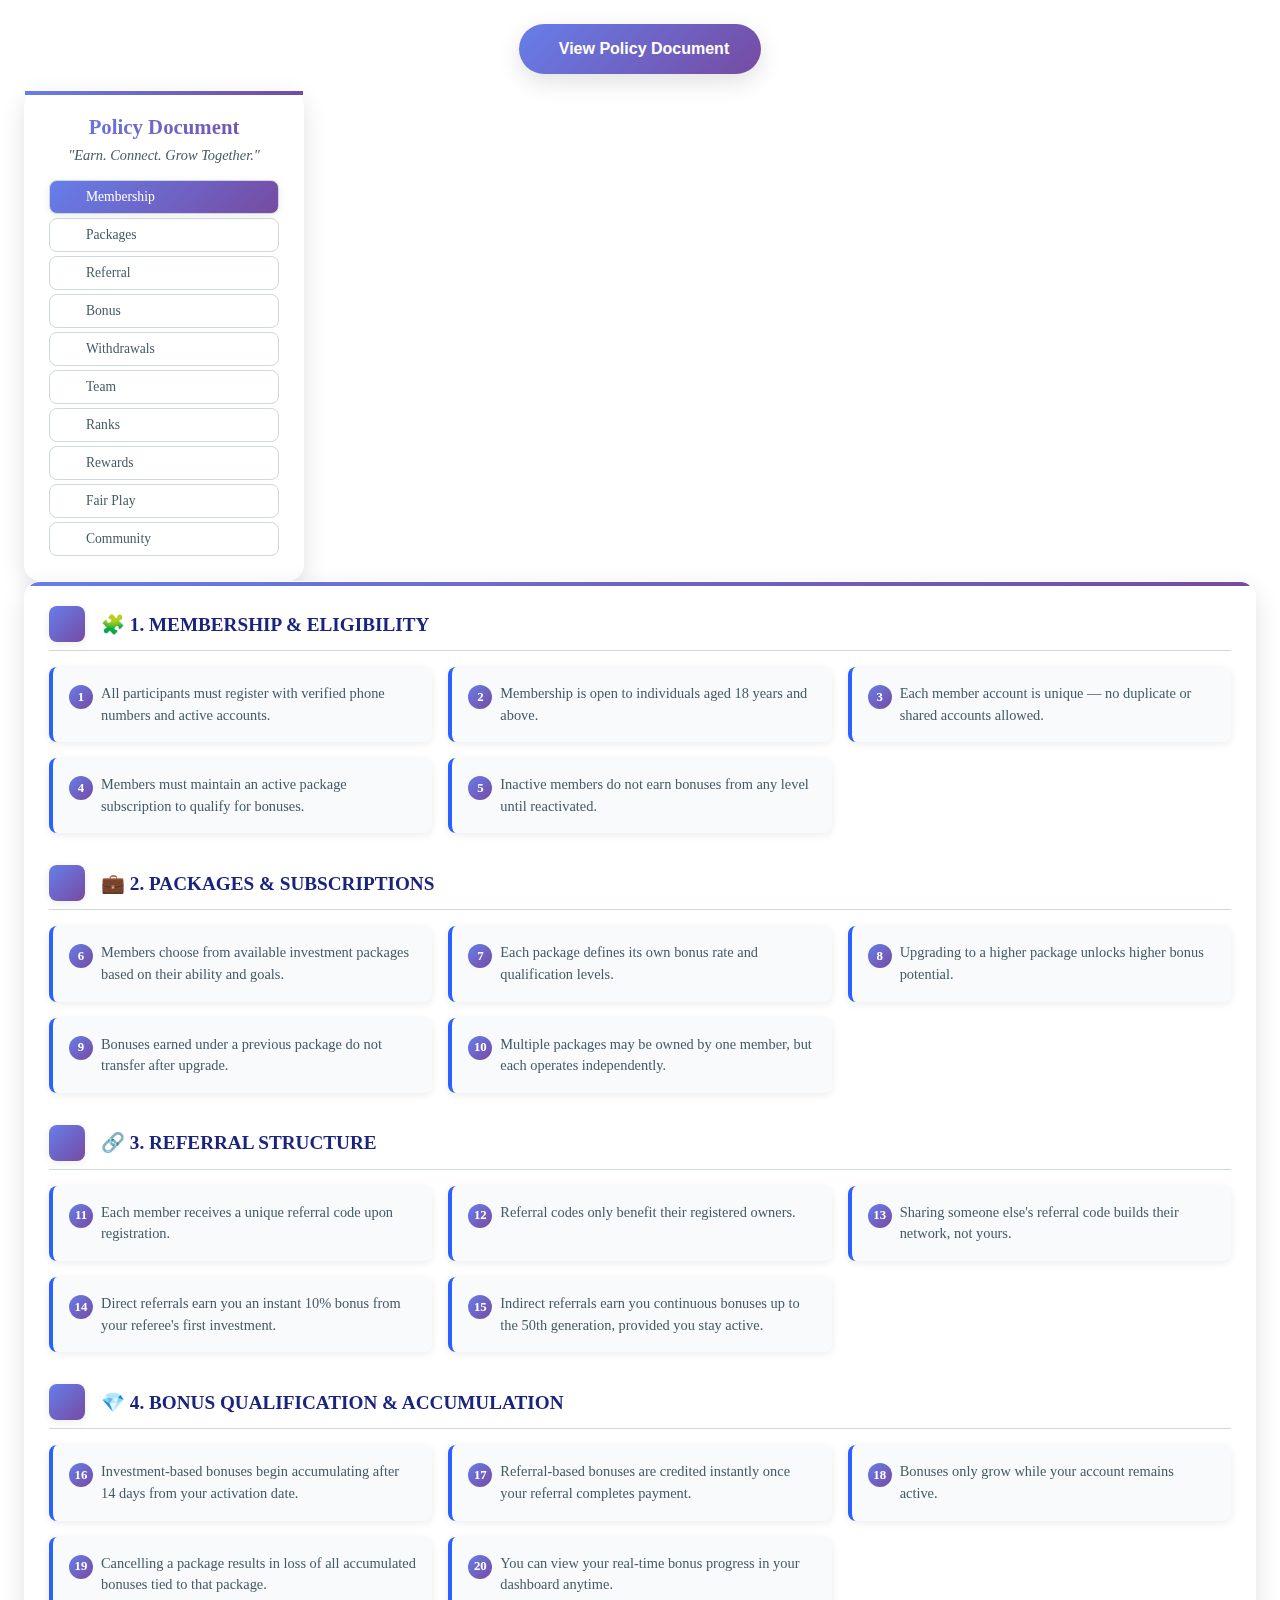
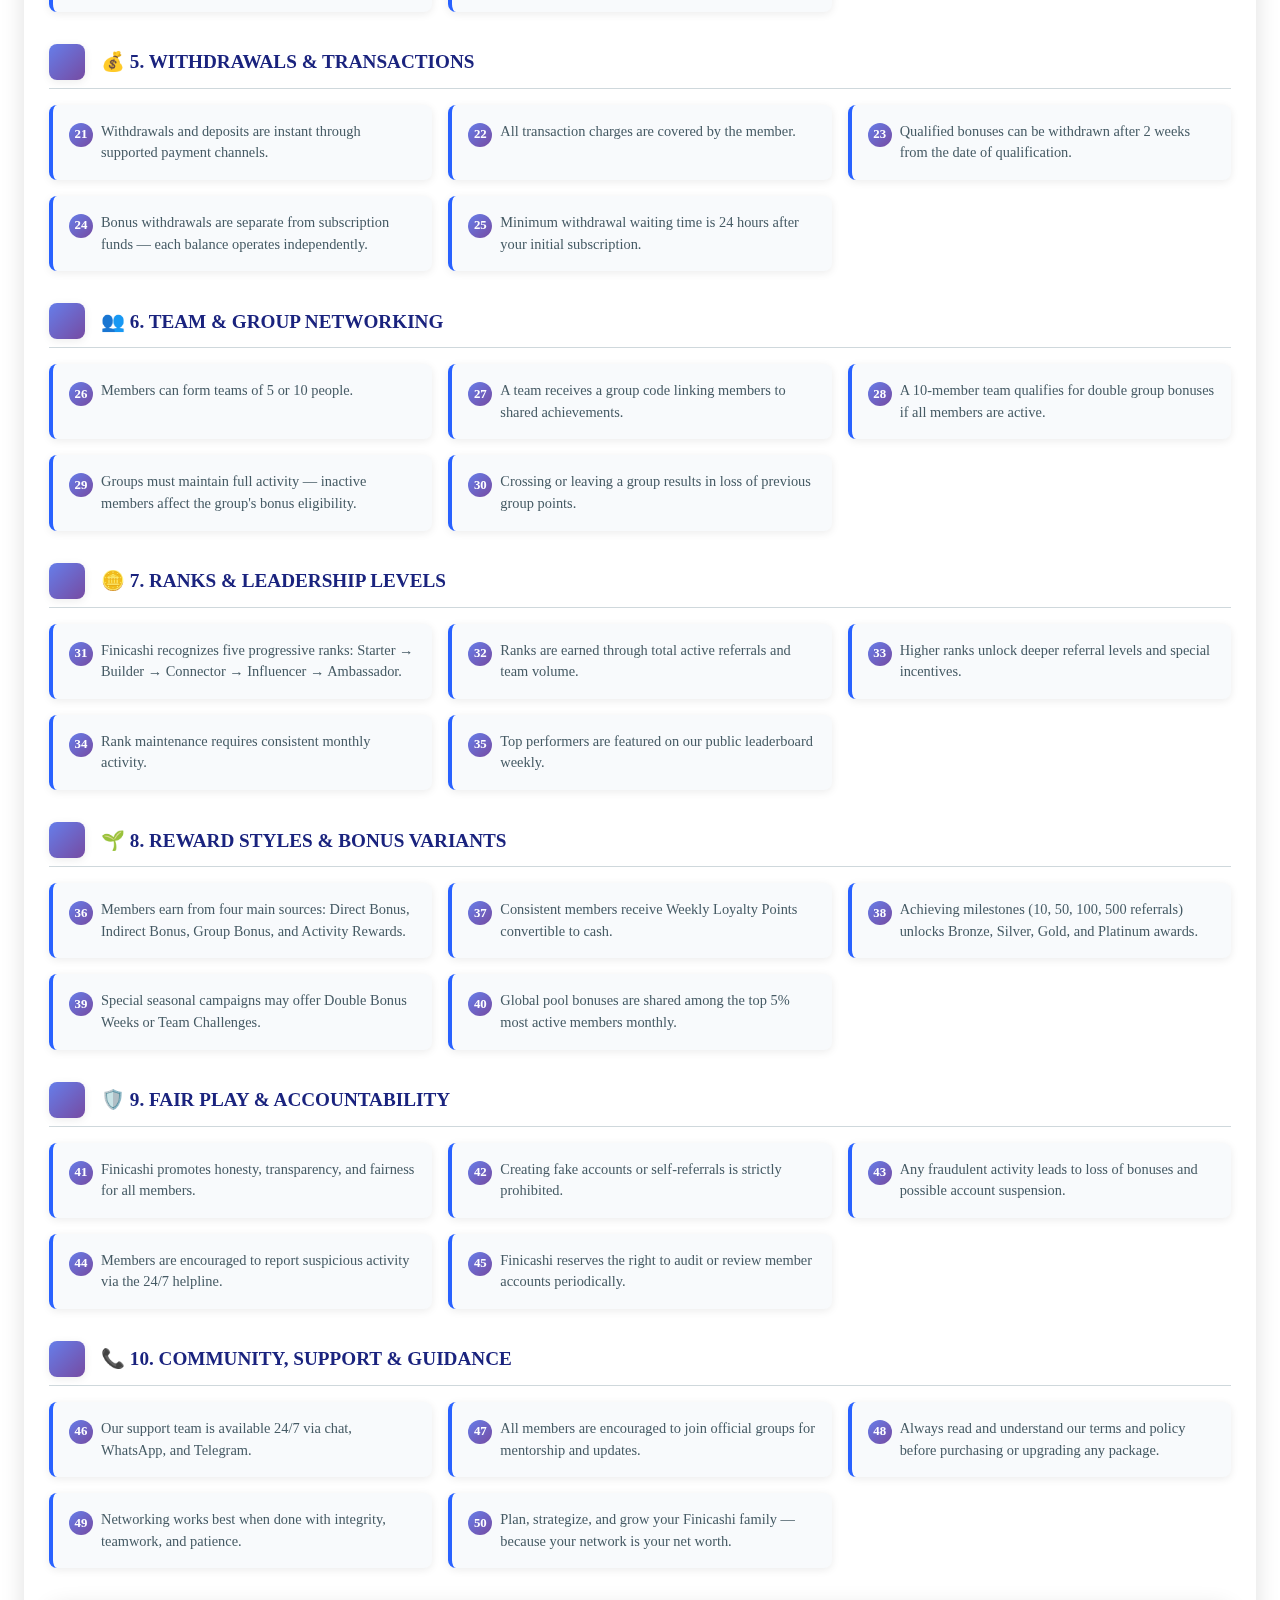
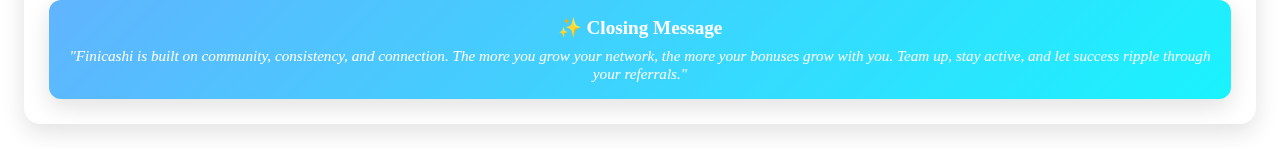
<file: templates/partials/policy.html>
<!DOCTYPE html>
<html lang="en">
<head>
    <meta charset="UTF-8">
    <meta name="viewport" content="width=device-width, initial-scale=1.0">
    <title>Document</title>
    <style>
        :root {
            /* Enhanced Color Palette */
            --primary: #2962ff;
            --primary-dark: #0039cb;
            --primary-light: #768fff;
            --secondary: #00c853;
            --secondary-dark: #009624;
            --secondary-light: #5efc82;
            --accent: #ff6d00;
            --accent-light: #ff9e40;
            --neutral-dark: #1a237e;
            --neutral: #455a64;
            --neutral-light: #cfd8dc;
            --neutral-bg: #f8fafc;
            --white: #ffffff;
            --gradient-primary: linear-gradient(135deg, #667eea 0%, #764ba2 100%);
            --gradient-secondary: linear-gradient(135deg, #f093fb 0%, #f5576c 100%);
            --gradient-success: linear-gradient(135deg, #4facfe 0%, #00f2fe 100%);
            --gradient-warning: linear-gradient(135deg, #ff6d00 0%, #ff9e40 100%);
            
            /* Enhanced Typography */
            --font-primary: 'Segoe UI', system-ui, -apple-system, sans-serif;
            --font-heading: 'Segoe UI', system-ui, -apple-system, sans-serif;
            
            /* Enhanced Spacing */
            --space-xs: 0.25rem;
            --space-sm: 0.5rem;
            --space-md: 1rem;
            --space-lg: 1.5rem;
            --space-xl: 2rem;
            --space-xxl: 3rem;
            
            /* Enhanced Border Radius */
            --radius-sm: 8px;
            --radius-md: 12px;
            --radius-lg: 16px;
            --radius-xl: 24px;
            --radius-pill: 50px;
            
            /* Enhanced Shadows */
            --shadow-sm: 0 2px 8px rgba(0,0,0,0.08);
            --shadow-md: 0 8px 25px rgba(0,0,0,0.12);
            --shadow-lg: 0 15px 40px rgba(0,0,0,0.15);
            --shadow-glow: 0 0 20px rgba(41, 98, 255, 0.15);
            
            /* Enhanced Transitions */
            --transition-fast: 0.2s cubic-bezier(0.4, 0, 0.2, 1);
            --transition-normal: 0.3s cubic-bezier(0.4, 0, 0.2, 1);
            --transition-slow: 0.5s cubic-bezier(0.4, 0, 0.2, 1);
        }

        * {
            margin: 0;
            padding: 0;
            box-sizing: border-box;
        }

       
        /* Mobile-First Header Styles */
      

        /* Policy Toggle Button */
        .policy-toggle {
            display: flex;
            justify-content: center;
            margin-bottom: var(--space-md);
        }

        .toggle-btn {
            background: var(--gradient-primary);
            color: var(--white);
            border: none;
            padding: var(--space-md) var(--space-xl);
            border-radius: var(--radius-pill);
            font-weight: 700;
            font-size: 1rem;
            cursor: pointer;
            transition: var(--transition-normal);
            box-shadow: var(--shadow-md);
            display: flex;
            align-items: center;
            gap: var(--space-sm);
        }

        .toggle-btn:hover {
            transform: translateY(-3px);
            box-shadow: var(--shadow-lg);
        }

        .toggle-btn i {
            font-size: 1.2rem;
        }

        /* Policy Container - Hidden by Default */
        .policy-container {
           /* display: none;*/
            flex-direction: column;
            gap: var(--space-md);
            margin-top: var(--space-md);
        }

        .policy-container.active {
            display: flex;
        }

        /* Policy Sidebar - Mobile First */
        .policy-sidebar {
            background: var(--white);
            border-radius: var(--radius-lg);
            padding: var(--space-md);
            box-shadow: var(--shadow-md);
            width: 100%;
            border: 1px solid rgba(255, 255, 255, 0.2);
            position: relative;
        }

        .policy-sidebar::before {
            content: '';
            position: absolute;
            top: 0;
            left: 0;
            right: 0;
            height: 4px;
            background: var(--gradient-primary);
        }

        .policy-title {
            font-size: 1.3rem;
            font-weight: 800;
            margin-bottom: var(--space-sm);
            background: var(--gradient-primary);
            -webkit-background-clip: text;
            -webkit-text-fill-color: transparent;
            background-clip: text;
            text-align: center;
        }

        .policy-subtitle {
            color: var(--neutral);
            text-align: center;
            margin-bottom: var(--space-md);
            font-size: 0.9rem;
            font-style: italic;
        }

        .policy-nav {
            display: grid;
            grid-template-columns: repeat(2, 1fr);
            gap: var(--space-xs);
        }

        .policy-nav-item {
            display: flex;
            align-items: center;
            gap: var(--space-sm);
            padding: var(--space-sm);
            border-radius: var(--radius-sm);
            cursor: pointer;
            transition: var(--transition-fast);
            color: var(--neutral);
            font-weight: 500;
            font-size: 0.85rem;
            border: 1px solid var(--neutral-light);
        }

        .policy-nav-item:hover {
            background: var(--neutral-bg);
            color: var(--primary);
            transform: translateY(-2px);
        }

        .policy-nav-item.active {
            background: var(--gradient-primary);
            color: var(--white);
            box-shadow: var(--shadow-sm);
        }

        .policy-nav-item i {
            font-size: 0.9rem;
            width: 20px;
            text-align: center;
        }

        /* Policy Content */
        .policy-content {
            background: var(--white);
            border-radius: var(--radius-lg);
            padding: var(--space-md);
            box-shadow: var(--shadow-md);
            border: 1px solid rgba(255, 255, 255, 0.2);
            position: relative;
            overflow: hidden;
        }

        .policy-content::before {
            content: '';
            position: absolute;
            top: 0;
            left: 0;
            right: 0;
            height: 4px;
            background: var(--gradient-primary);
        }

        .policy-section {
            margin-bottom: var(--space-xl);
            scroll-margin-top: var(--space-md);
        }

        .policy-section:last-child {
            margin-bottom: 0;
        }

        .section-header {
            display: flex;
            align-items: center;
            gap: var(--space-md);
            margin-bottom: var(--space-md);
            padding-bottom: var(--space-sm);
            border-bottom: 1px solid var(--neutral-light);
        }

        .section-icon {
            width: 36px;
            height: 36px;
            border-radius: var(--radius-sm);
            display: flex;
            align-items: center;
            justify-content: center;
            font-size: 1.1rem;
            background: var(--gradient-primary);
            color: var(--white);
            box-shadow: var(--shadow-sm);
            flex-shrink: 0;
        }

        .section-title {
            font-size: 1.2rem;
            font-weight: 700;
            color: var(--neutral-dark);
        }

        .policy-rules {
            display: grid;
            grid-template-columns: 1fr;
            gap: var(--space-md);
        }

        .rule-card {
            background: var(--neutral-bg);
            border-radius: var(--radius-sm);
            padding: var(--space-md);
            border-left: 4px solid var(--primary);
            transition: var(--transition-normal);
            box-shadow: var(--shadow-sm);
            display: flex;
            align-items: flex-start;
            gap: var(--space-sm);
        }

        .rule-card:hover {
            transform: translateY(-2px);
            box-shadow: var(--shadow-md);
        }

        .rule-number {
            display: inline-flex;
            align-items: center;
            justify-content: center;
            width: 24px;
            height: 24px;
            background: var(--gradient-primary);
            color: var(--white);
            border-radius: 50%;
            font-weight: bold;
            font-size: 0.8rem;
            flex-shrink: 0;
            margin-top: 2px;
        }

        .rule-text {
            color: var(--neutral);
            line-height: 1.5;
            font-size: 0.9rem;
        }

        .closing-message {
            background: var(--gradient-success);
            color: var(--white);
            padding: var(--space-md);
            border-radius: var(--radius-md);
            text-align: center;
            margin-top: var(--space-xl);
            box-shadow: var(--shadow-md);
            position: relative;
            overflow: hidden;
        }

        .closing-message::before {
            content: '';
            position: absolute;
            top: 0;
            left: 0;
            right: 0;
            bottom: 0;
            background: rgba(255, 255, 255, 0.1);
        }

        .closing-message h3 {
            font-size: 1.2rem;
            margin-bottom: var(--space-sm);
            position: relative;
            z-index: 1;
        }

        .closing-message p {
            font-size: 0.95rem;
            position: relative;
            z-index: 1;
            font-style: italic;
        }

        /* Tablet Styles */
        @media (min-width: 768px) {
            body {
                padding: var(--space-lg);
            }
            
            .dashboard-header {
                padding: var(--space-lg);
                margin-bottom: var(--space-lg);
            }
            
            .logo {
                gap: var(--space-md);
            }
            
            .logo-icon {
                width: 40px;
                height: 40px;
            }
            
            .logo-text {
                font-size: 1.4rem;
            }
            
            .notification-icon, .settings-icon {
                width: 40px;
                height: 40px;
            }
            
            .user-avatar {
                width: 45px;
                height: 45px;
            }
            
            .policy-nav {
                grid-template-columns: repeat(3, 1fr);
            }
            
            .policy-rules {
                grid-template-columns: repeat(2, 1fr);
            }
        }

        /* Desktop Styles */
        @media (min-width: 1024px) {
            .dashboard-container {
                max-width: 1400px;
            }
            
            .policy-container {
                flex-direction: row;
                gap: var(--space-lg);
            }
            
            .policy-sidebar {
                width: 280px;
                flex-shrink: 0;
                position: sticky;
                top: var(--space-md);
                padding: var(--space-lg);
            }
            
            .policy-nav {
                grid-template-columns: 1fr;
            }
            
            .policy-content {
                flex: 1;
                padding: var(--space-lg);
            }
            
            .policy-rules {
                grid-template-columns: repeat(auto-fill, minmax(300px, 1fr));
            }
        }

        /* Large Desktop Styles */
        @media (min-width: 1200px) {
            .policy-sidebar {
                position: sticky;
                top: var(--space-lg);
            }
        }
    </style>
</head>
<body>
    <div class="policy-toggle">
            <button class="toggle-btn" id="policyToggle">
                <i class="fas fa-file-alt"></i>
                View Policy Document
            </button>
        </div>
        <div class="policy-container" id="policyContainer">
            <aside class="policy-sidebar">
                <h1 class="policy-title">Policy Document</h1>
                <p class="policy-subtitle">"Earn. Connect. Grow Together."</p>
                
                <nav class="policy-nav">
                    <div class="policy-nav-item active" data-target="membership">
                        <i class="fas fa-users"></i>
                        <span>Membership</span>
                    </div>
                    <div class="policy-nav-item" data-target="packages">
                        <i class="fas fa-box"></i>
                        <span>Packages</span>
                    </div>
                    <div class="policy-nav-item" data-target="referral">
                        <i class="fas fa-network-wired"></i>
                        <span>Referral</span>
                    </div>
                    <div class="policy-nav-item" data-target="bonus">
                        <i class="fas fa-gem"></i>
                        <span>Bonus</span>
                    </div>
                    <div class="policy-nav-item" data-target="withdrawals">
                        <i class="fas fa-money-bill-wave"></i>
                        <span>Withdrawals</span>
                    </div>
                    <div class="policy-nav-item" data-target="team">
                        <i class="fas fa-user-friends"></i>
                        <span>Team</span>
                    </div>
                    <div class="policy-nav-item" data-target="ranks">
                        <i class="fas fa-trophy"></i>
                        <span>Ranks</span>
                    </div>
                    <div class="policy-nav-item" data-target="rewards">
                        <i class="fas fa-gift"></i>
                        <span>Rewards</span>
                    </div>
                    <div class="policy-nav-item" data-target="fairplay">
                        <i class="fas fa-shield-alt"></i>
                        <span>Fair Play</span>
                    </div>
                    <div class="policy-nav-item" data-target="community">
                        <i class="fas fa-headset"></i>
                        <span>Community</span>
                    </div>
                </nav>
            </aside>
            
            <main class="policy-content">
                <section id="membership" class="policy-section">
                    <div class="section-header">
                        <div class="section-icon">
                            <i class="fas fa-users"></i>
                        </div>
                        <h2 class="section-title">🧩 1. MEMBERSHIP & ELIGIBILITY</h2>
                    </div>
                    
                    <div class="policy-rules">
                        <div class="rule-card">
                            <span class="rule-number">1</span>
                            <span class="rule-text">All participants must register with verified phone numbers and active accounts.</span>
                        </div>
                        <div class="rule-card">
                            <span class="rule-number">2</span>
                            <span class="rule-text">Membership is open to individuals aged 18 years and above.</span>
                        </div>
                        <div class="rule-card">
                            <span class="rule-number">3</span>
                            <span class="rule-text">Each member account is unique — no duplicate or shared accounts allowed.</span>
                        </div>
                        <div class="rule-card">
                            <span class="rule-number">4</span>
                            <span class="rule-text">Members must maintain an active package subscription to qualify for bonuses.</span>
                        </div>
                        <div class="rule-card">
                            <span class="rule-number">5</span>
                            <span class="rule-text">Inactive members do not earn bonuses from any level until reactivated.</span>
                        </div>
                    </div>
                </section>

                <section id="packages" class="policy-section">
                    <div class="section-header">
                        <div class="section-icon">
                            <i class="fas fa-box"></i>
                        </div>
                        <h2 class="section-title">💼 2. PACKAGES & SUBSCRIPTIONS</h2>
                    </div>
                    
                    <div class="policy-rules">
                        <div class="rule-card">
                            <span class="rule-number">6</span>
                            <span class="rule-text">Members choose from available investment packages based on their ability and goals.</span>
                        </div>
                        <div class="rule-card">
                            <span class="rule-number">7</span>
                            <span class="rule-text">Each package defines its own bonus rate and qualification levels.</span>
                        </div>
                        <div class="rule-card">
                            <span class="rule-number">8</span>
                            <span class="rule-text">Upgrading to a higher package unlocks higher bonus potential.</span>
                        </div>
                        <div class="rule-card">
                            <span class="rule-number">9</span>
                            <span class="rule-text">Bonuses earned under a previous package do not transfer after upgrade.</span>
                        </div>
                        <div class="rule-card">
                            <span class="rule-number">10</span>
                            <span class="rule-text">Multiple packages may be owned by one member, but each operates independently.</span>
                        </div>
                    </div>
                </section>

                <section id="referral" class="policy-section">
                    <div class="section-header">
                        <div class="section-icon">
                            <i class="fas fa-network-wired"></i>
                        </div>
                        <h2 class="section-title">🔗 3. REFERRAL STRUCTURE</h2>
                    </div>
                    
                    <div class="policy-rules">
                        <div class="rule-card">
                            <span class="rule-number">11</span>
                            <span class="rule-text">Each member receives a unique referral code upon registration.</span>
                        </div>
                        <div class="rule-card">
                            <span class="rule-number">12</span>
                            <span class="rule-text">Referral codes only benefit their registered owners.</span>
                        </div>
                        <div class="rule-card">
                            <span class="rule-number">13</span>
                            <span class="rule-text">Sharing someone else's referral code builds their network, not yours.</span>
                        </div>
                        <div class="rule-card">
                            <span class="rule-number">14</span>
                            <span class="rule-text">Direct referrals earn you an instant 10% bonus from your referee's first investment.</span>
                        </div>
                        <div class="rule-card">
                            <span class="rule-number">15</span>
                            <span class="rule-text">Indirect referrals earn you continuous bonuses up to the 50th generation, provided you stay active.</span>
                        </div>
                    </div>
                </section>

                <section id="bonus" class="policy-section">
                    <div class="section-header">
                        <div class="section-icon">
                            <i class="fas fa-gem"></i>
                        </div>
                        <h2 class="section-title">💎 4. BONUS QUALIFICATION & ACCUMULATION</h2>
                    </div>
                    
                    <div class="policy-rules">
                        <div class="rule-card">
                            <span class="rule-number">16</span>
                            <span class="rule-text">Investment-based bonuses begin accumulating after 14 days from your activation date.</span>
                        </div>
                        <div class="rule-card">
                            <span class="rule-number">17</span>
                            <span class="rule-text">Referral-based bonuses are credited instantly once your referral completes payment.</span>
                        </div>
                        <div class="rule-card">
                            <span class="rule-number">18</span>
                            <span class="rule-text">Bonuses only grow while your account remains active.</span>
                        </div>
                        <div class="rule-card">
                            <span class="rule-number">19</span>
                            <span class="rule-text">Cancelling a package results in loss of all accumulated bonuses tied to that package.</span>
                        </div>
                        <div class="rule-card">
                            <span class="rule-number">20</span>
                            <span class="rule-text">You can view your real-time bonus progress in your dashboard anytime.</span>
                        </div>
                    </div>
                </section>

                <section id="withdrawals" class="policy-section">
                    <div class="section-header">
                        <div class="section-icon">
                            <i class="fas fa-money-bill-wave"></i>
                        </div>
                        <h2 class="section-title">💰 5. WITHDRAWALS & TRANSACTIONS</h2>
                    </div>
                    
                    <div class="policy-rules">
                        <div class="rule-card">
                            <span class="rule-number">21</span>
                            <span class="rule-text">Withdrawals and deposits are instant through supported payment channels.</span>
                        </div>
                        <div class="rule-card">
                            <span class="rule-number">22</span>
                            <span class="rule-text">All transaction charges are covered by the member.</span>
                        </div>
                        <div class="rule-card">
                            <span class="rule-number">23</span>
                            <span class="rule-text">Qualified bonuses can be withdrawn after 2 weeks from the date of qualification.</span>
                        </div>
                        <div class="rule-card">
                            <span class="rule-number">24</span>
                            <span class="rule-text">Bonus withdrawals are separate from subscription funds — each balance operates independently.</span>
                        </div>
                        <div class="rule-card">
                            <span class="rule-number">25</span>
                            <span class="rule-text">Minimum withdrawal waiting time is 24 hours after your initial subscription.</span>
                        </div>
                    </div>
                </section>

                <section id="team" class="policy-section">
                    <div class="section-header">
                        <div class="section-icon">
                            <i class="fas fa-user-friends"></i>
                        </div>
                        <h2 class="section-title">👥 6. TEAM & GROUP NETWORKING</h2>
                    </div>
                    
                    <div class="policy-rules">
                        <div class="rule-card">
                            <span class="rule-number">26</span>
                            <span class="rule-text">Members can form teams of 5 or 10 people.</span>
                        </div>
                        <div class="rule-card">
                            <span class="rule-number">27</span>
                            <span class="rule-text">A team receives a group code linking members to shared achievements.</span>
                        </div>
                        <div class="rule-card">
                            <span class="rule-number">28</span>
                            <span class="rule-text">A 10-member team qualifies for double group bonuses if all members are active.</span>
                        </div>
                        <div class="rule-card">
                            <span class="rule-number">29</span>
                            <span class="rule-text">Groups must maintain full activity — inactive members affect the group's bonus eligibility.</span>
                        </div>
                        <div class="rule-card">
                            <span class="rule-number">30</span>
                            <span class="rule-text">Crossing or leaving a group results in loss of previous group points.</span>
                        </div>
                    </div>
                </section>

                <section id="ranks" class="policy-section">
                    <div class="section-header">
                        <div class="section-icon">
                            <i class="fas fa-trophy"></i>
                        </div>
                        <h2 class="section-title">🪙 7. RANKS & LEADERSHIP LEVELS</h2>
                    </div>
                    
                    <div class="policy-rules">
                        <div class="rule-card">
                            <span class="rule-number">31</span>
                            <span class="rule-text">Finicashi recognizes five progressive ranks: Starter → Builder → Connector → Influencer → Ambassador.</span>
                        </div>
                        <div class="rule-card">
                            <span class="rule-number">32</span>
                            <span class="rule-text">Ranks are earned through total active referrals and team volume.</span>
                        </div>
                        <div class="rule-card">
                            <span class="rule-number">33</span>
                            <span class="rule-text">Higher ranks unlock deeper referral levels and special incentives.</span>
                        </div>
                        <div class="rule-card">
                            <span class="rule-number">34</span>
                            <span class="rule-text">Rank maintenance requires consistent monthly activity.</span>
                        </div>
                        <div class="rule-card">
                            <span class="rule-number">35</span>
                            <span class="rule-text">Top performers are featured on our public leaderboard weekly.</span>
                        </div>
                    </div>
                </section>

                <section id="rewards" class="policy-section">
                    <div class="section-header">
                        <div class="section-icon">
                            <i class="fas fa-gift"></i>
                        </div>
                        <h2 class="section-title">🌱 8. REWARD STYLES & BONUS VARIANTS</h2>
                    </div>
                    
                    <div class="policy-rules">
                        <div class="rule-card">
                            <span class="rule-number">36</span>
                            <span class="rule-text">Members earn from four main sources: Direct Bonus, Indirect Bonus, Group Bonus, and Activity Rewards.</span>
                        </div>
                        <div class="rule-card">
                            <span class="rule-number">37</span>
                            <span class="rule-text">Consistent members receive Weekly Loyalty Points convertible to cash.</span>
                        </div>
                        <div class="rule-card">
                            <span class="rule-number">38</span>
                            <span class="rule-text">Achieving milestones (10, 50, 100, 500 referrals) unlocks Bronze, Silver, Gold, and Platinum awards.</span>
                        </div>
                        <div class="rule-card">
                            <span class="rule-number">39</span>
                            <span class="rule-text">Special seasonal campaigns may offer Double Bonus Weeks or Team Challenges.</span>
                        </div>
                        <div class="rule-card">
                            <span class="rule-number">40</span>
                            <span class="rule-text">Global pool bonuses are shared among the top 5% most active members monthly.</span>
                        </div>
                    </div>
                </section>

                <section id="fairplay" class="policy-section">
                    <div class="section-header">
                        <div class="section-icon">
                            <i class="fas fa-shield-alt"></i>
                        </div>
                        <h2 class="section-title">🛡️ 9. FAIR PLAY & ACCOUNTABILITY</h2>
                    </div>
                    
                    <div class="policy-rules">
                        <div class="rule-card">
                            <span class="rule-number">41</span>
                            <span class="rule-text">Finicashi promotes honesty, transparency, and fairness for all members.</span>
                        </div>
                        <div class="rule-card">
                            <span class="rule-number">42</span>
                            <span class="rule-text">Creating fake accounts or self-referrals is strictly prohibited.</span>
                        </div>
                        <div class="rule-card">
                            <span class="rule-number">43</span>
                            <span class="rule-text">Any fraudulent activity leads to loss of bonuses and possible account suspension.</span>
                        </div>
                        <div class="rule-card">
                            <span class="rule-number">44</span>
                            <span class="rule-text">Members are encouraged to report suspicious activity via the 24/7 helpline.</span>
                        </div>
                        <div class="rule-card">
                            <span class="rule-number">45</span>
                            <span class="rule-text">Finicashi reserves the right to audit or review member accounts periodically.</span>
                        </div>
                    </div>
                </section>

                <section id="community" class="policy-section">
                    <div class="section-header">
                        <div class="section-icon">
                            <i class="fas fa-headset"></i>
                        </div>
                        <h2 class="section-title">📞 10. COMMUNITY, SUPPORT & GUIDANCE</h2>
                    </div>
                    
                    <div class="policy-rules">
                        <div class="rule-card">
                            <span class="rule-number">46</span>
                            <span class="rule-text">Our support team is available 24/7 via chat, WhatsApp, and Telegram.</span>
                        </div>
                        <div class="rule-card">
                            <span class="rule-number">47</span>
                            <span class="rule-text">All members are encouraged to join official groups for mentorship and updates.</span>
                        </div>
                        <div class="rule-card">
                            <span class="rule-number">48</span>
                            <span class="rule-text">Always read and understand our terms and policy before purchasing or upgrading any package.</span>
                        </div>
                        <div class="rule-card">
                            <span class="rule-number">49</span>
                            <span class="rule-text">Networking works best when done with integrity, teamwork, and patience.</span>
                        </div>
                        <div class="rule-card">
                            <span class="rule-number">50</span>
                            <span class="rule-text">Plan, strategize, and grow your Finicashi family — because your network is your net worth.</span>
                        </div>
                    </div>
                </section>

                <div class="closing-message">
                    <h3>✨ Closing Message</h3>
                    <p>"Finicashi is built on community, consistency, and connection. The more you grow your network, the more your bonuses grow with you. Team up, stay active, and let success ripple through your referrals."</p>
                </div>
            </main>
        </div>
    </div>
<script>
          // Add interactivity to policy navigation
        document.addEventListener('DOMContentLoaded', function() {
            const navItems = document.querySelectorAll('.policy-nav-item');
            
            navItems.forEach(item => {
                item.addEventListener('click', function() {
                    // Remove active class from all items
                    navItems.forEach(navItem => navItem.classList.remove('active'));
                    
                    // Add active class to clicked item
                    this.classList.add('active');
                    
                    // Get the target section ID
                    const targetId = this.getAttribute('data-target');
                    
                    // Scroll to the target section
                    const targetSection = document.getElementById(targetId);
                    if (targetSection) {
                        targetSection.scrollIntoView({ behavior: 'smooth' });
                    }
                });
            });
            
            // Highlight the active section based on scroll position
            window.addEventListener('scroll', function() {
                const sections = document.querySelectorAll('.policy-section');
                let current = '';
                
                sections.forEach(section => {
                    const sectionTop = section.offsetTop;
                    const sectionHeight = section.clientHeight;
                    if (scrollY >= (sectionTop - 150)) {
                        current = section.getAttribute('id');
                    }
                });
                
                navItems.forEach(item => {
                    item.classList.remove('active');
                    if (item.getAttribute('data-target') === current) {
                        item.classList.add('active');
                    }
                });
            });
        });
</script>
</body>
</html>
</file>
